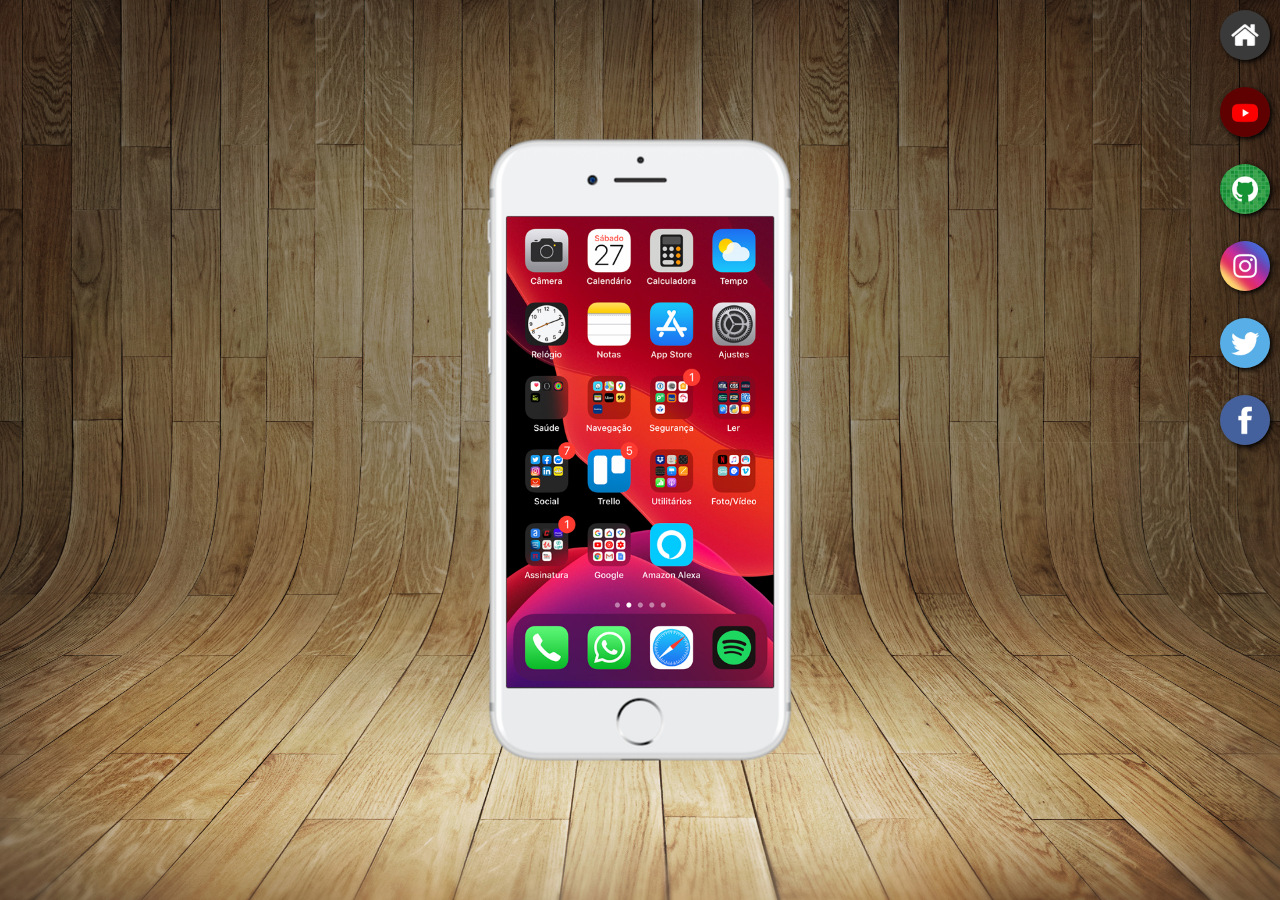
<file: index.html>
<!DOCTYPE html>
<html lang="en">
<head>
    <meta charset="UTF-8">
    <meta http-equiv="X-UA-Compatible" content="IE=edge">
    <meta name="viewport" content="width=device-width, initial-scale=1.0">
    <title>Projeto Redes Sociais</title>
    <link rel="shortcut icon" href="favicon.ico" type="image/x-icon">
    <link rel="stylesheet" href="style/style.css">
    <link rel="preconnect" href="https://fonts.googleapis.com">
    <link rel="preconnect" href="https://fonts.gstatic.com" crossorigin>
    <link href="https://fonts.googleapis.com/css2?family=Poppins:wght@600&display=swap" rel="stylesheet">
</head>
<body>
    <main>
        <section id="telefone">
            <iframe src="home.html" name="tela" id="tela" frameborder="0"></iframe>
        </section>
        <section id="redes-sociais">
        <a href="home.html" target="tela"><img src="imagens/logo-home.jpg" alt=""></a>
        <a href="youtube.html" target="tela"><img src="imagens/logo-youtube.jpg" alt=""></a>
        <a href="github.html" target="tela"><img src="imagens/logo-github.jpg" alt=""></a>
        <a href="instagram.html" target="tela"><img src="imagens/logo-instagram.jpg" alt=""></a>
        <a href="twitter.html" target="tela"><img src="imagens/logo-twitter.jpg" alt=""></a>
        <a href="facebook.html" target="tela"><img src="imagens/logo-facebook.jpg" alt=""></a>
        </section>
    </main>
</body>
</html>
</file>
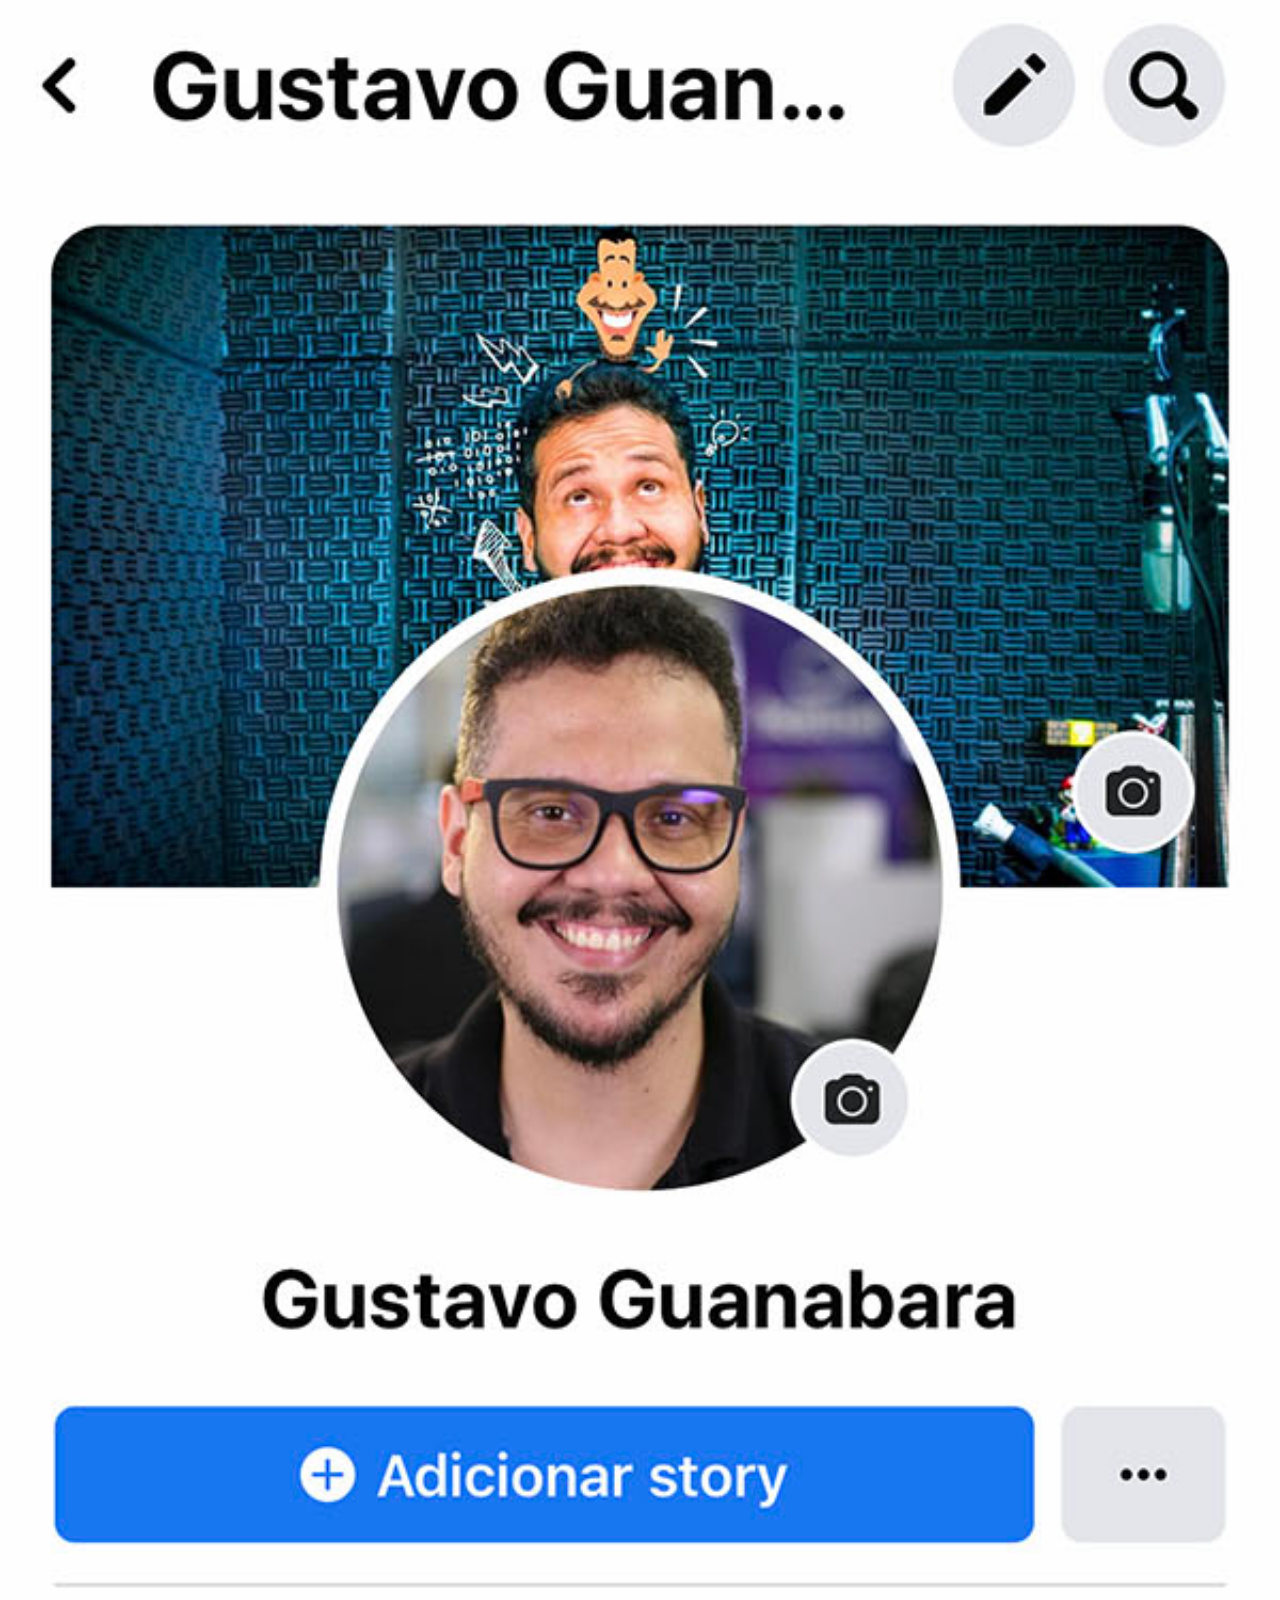
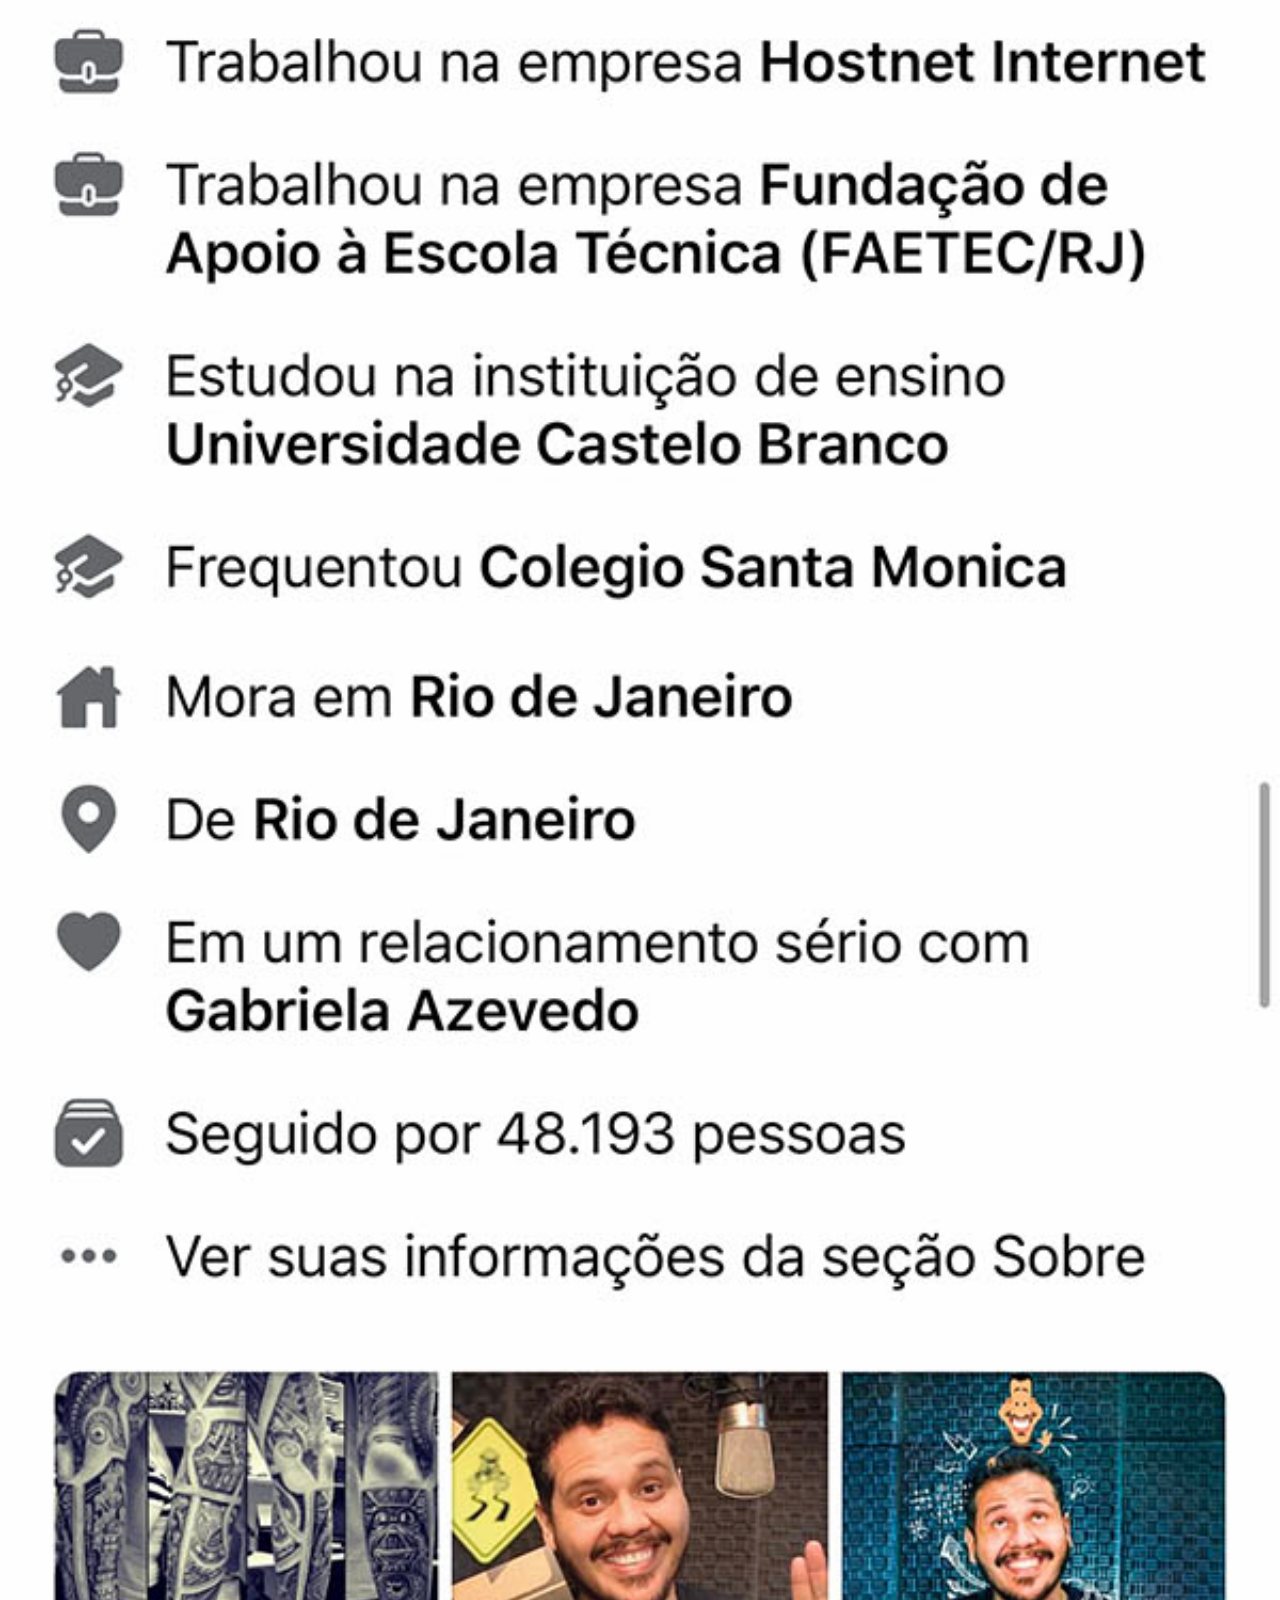
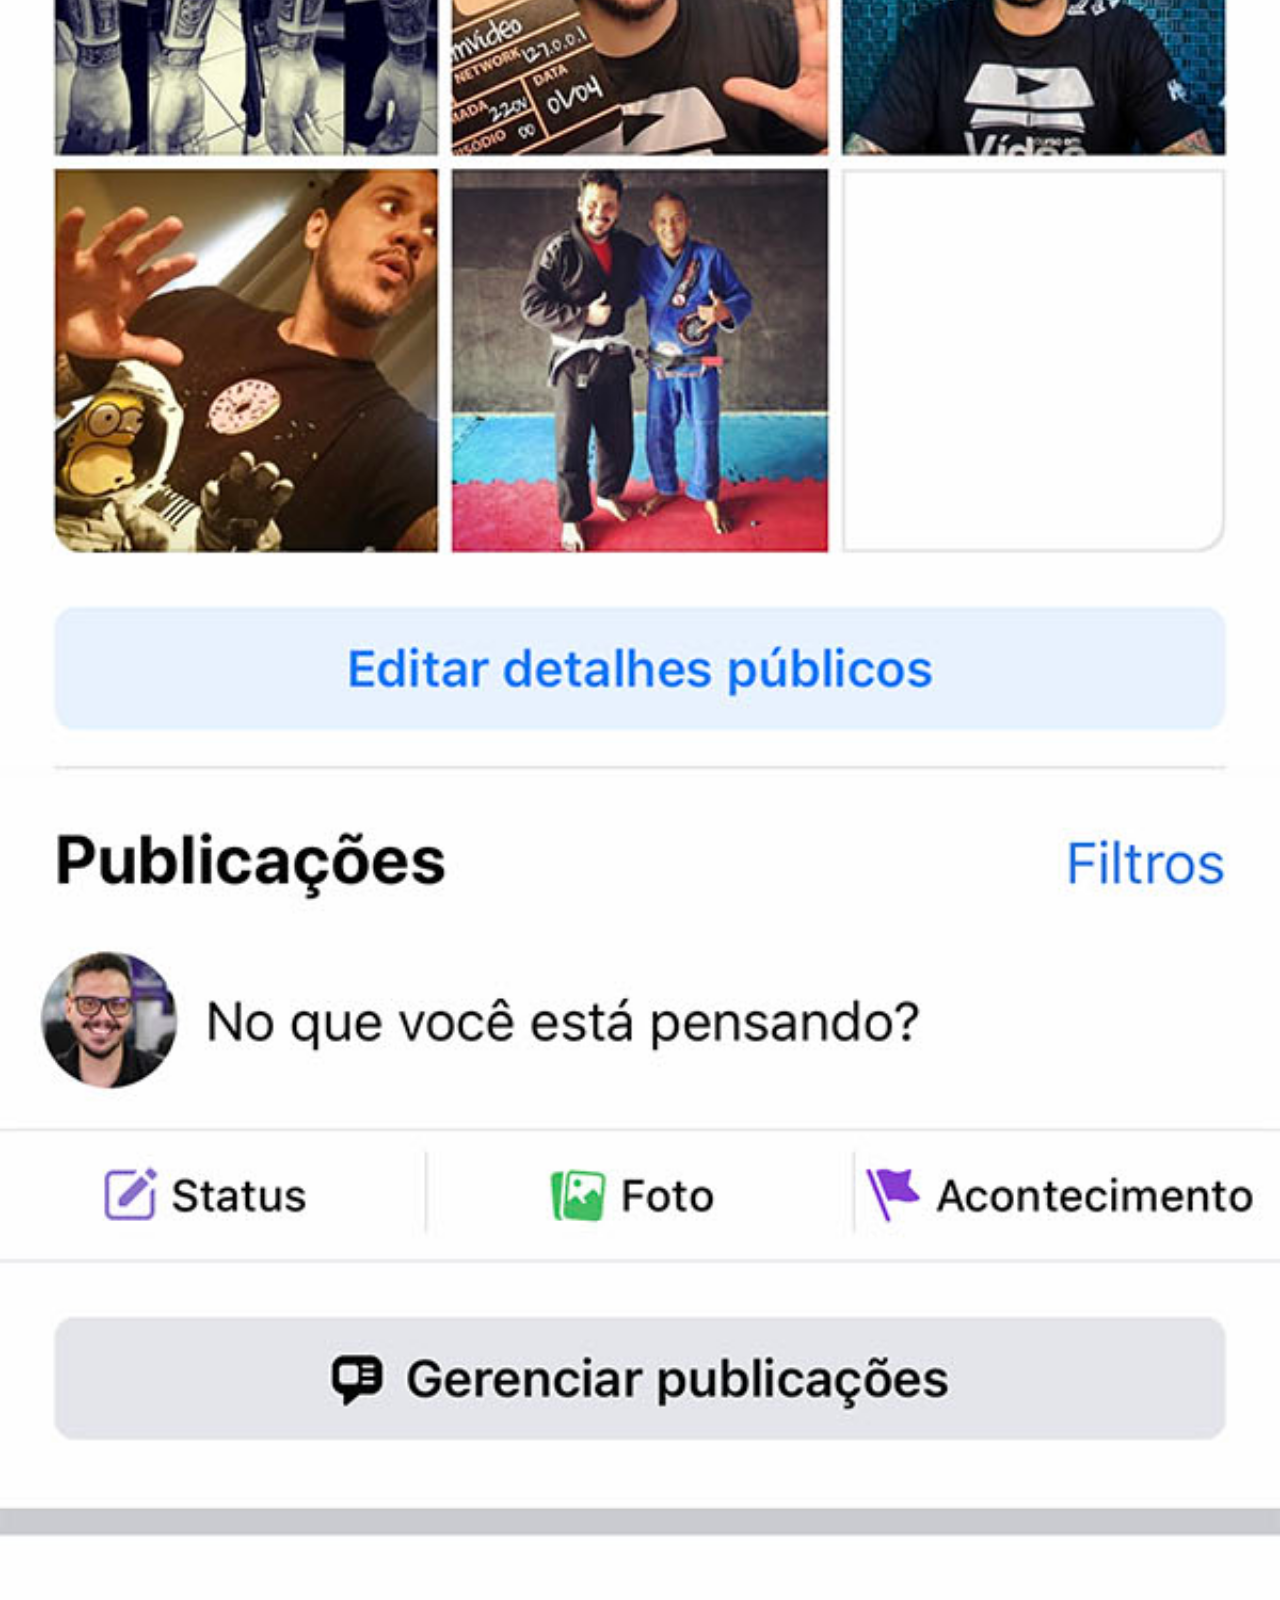
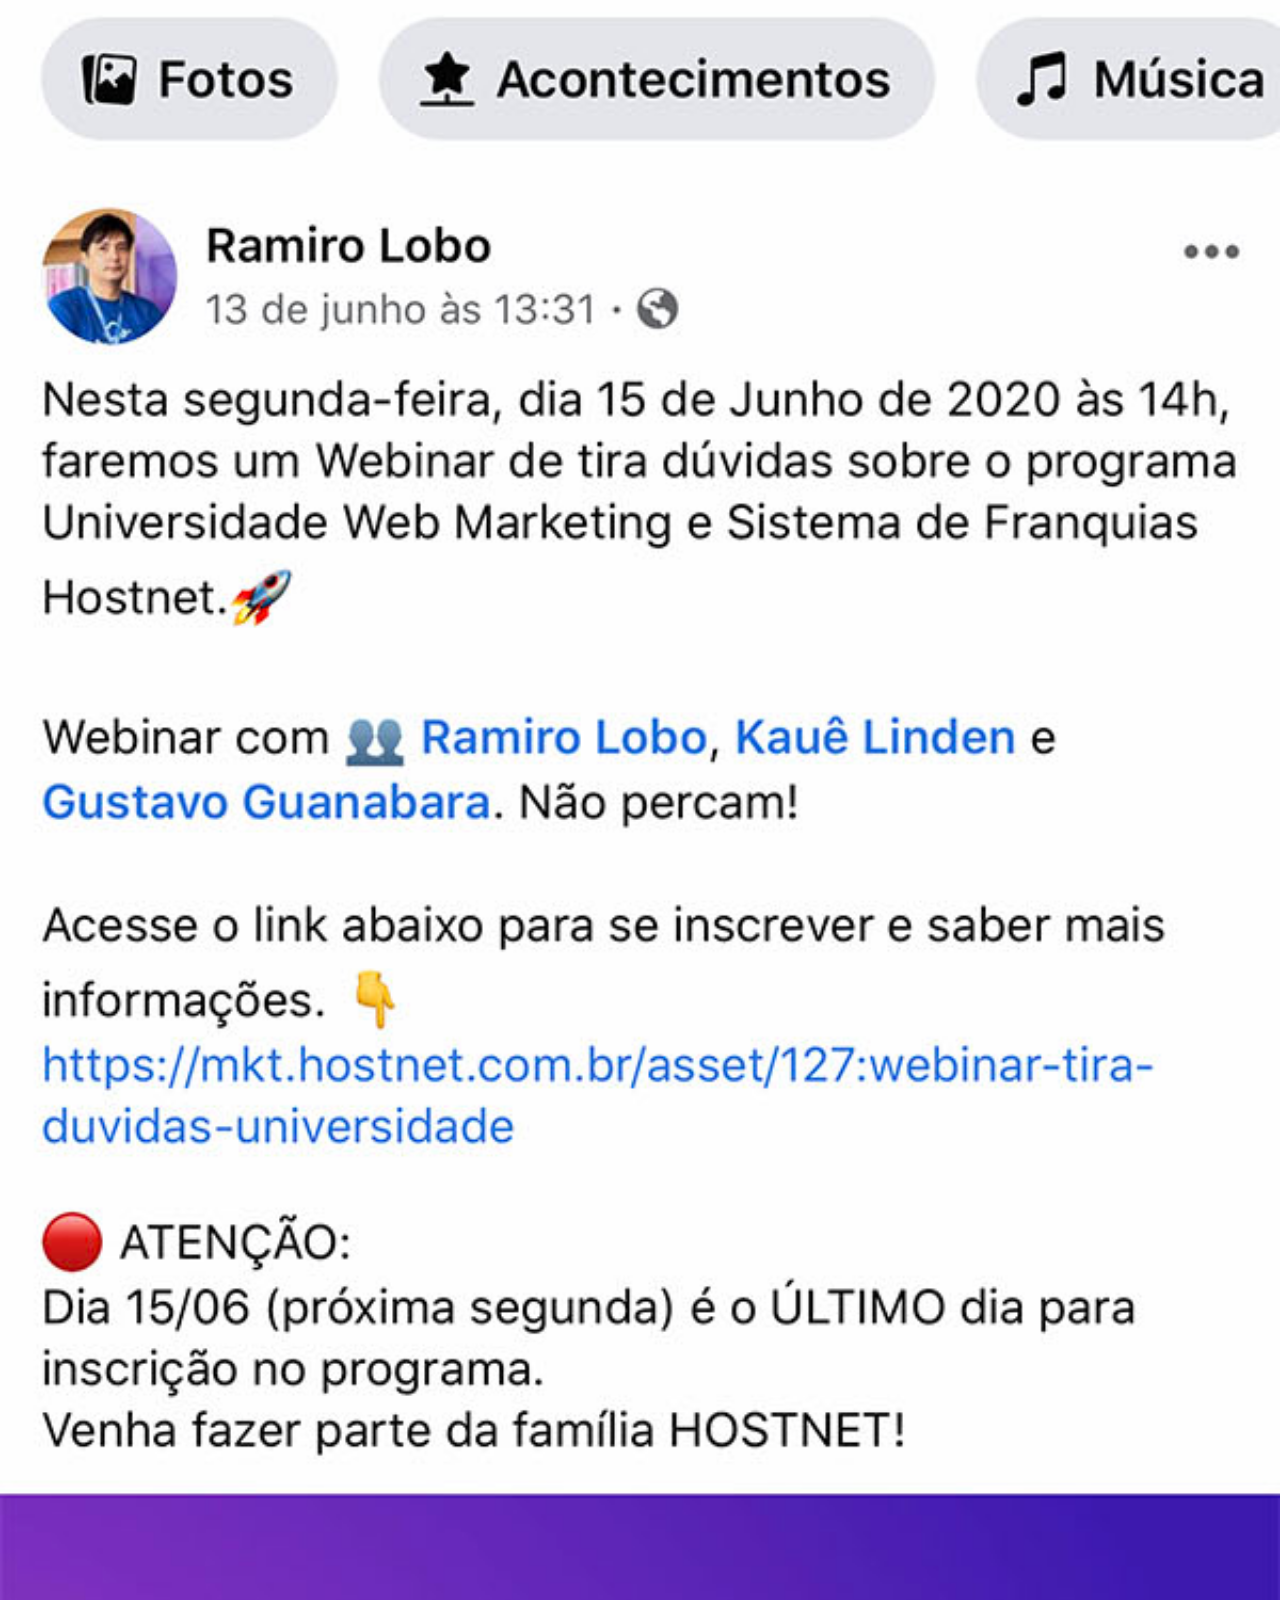
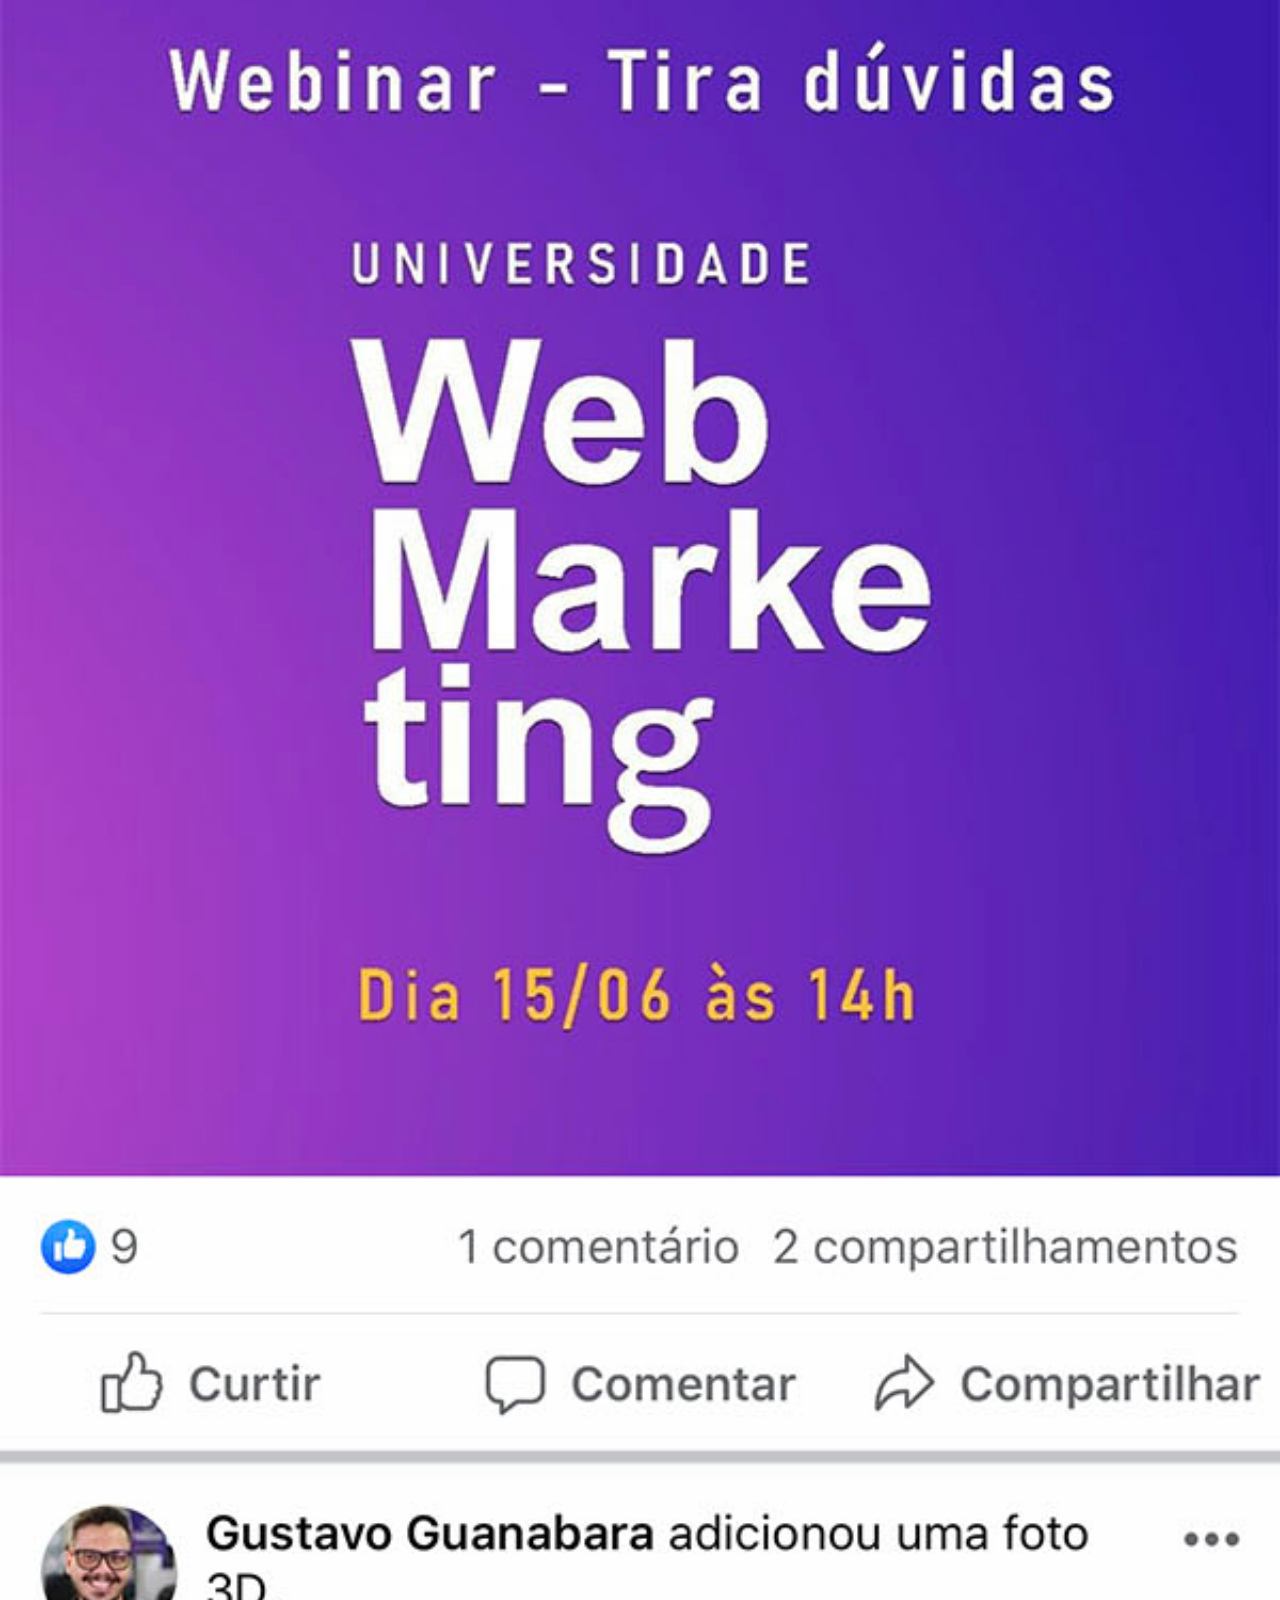
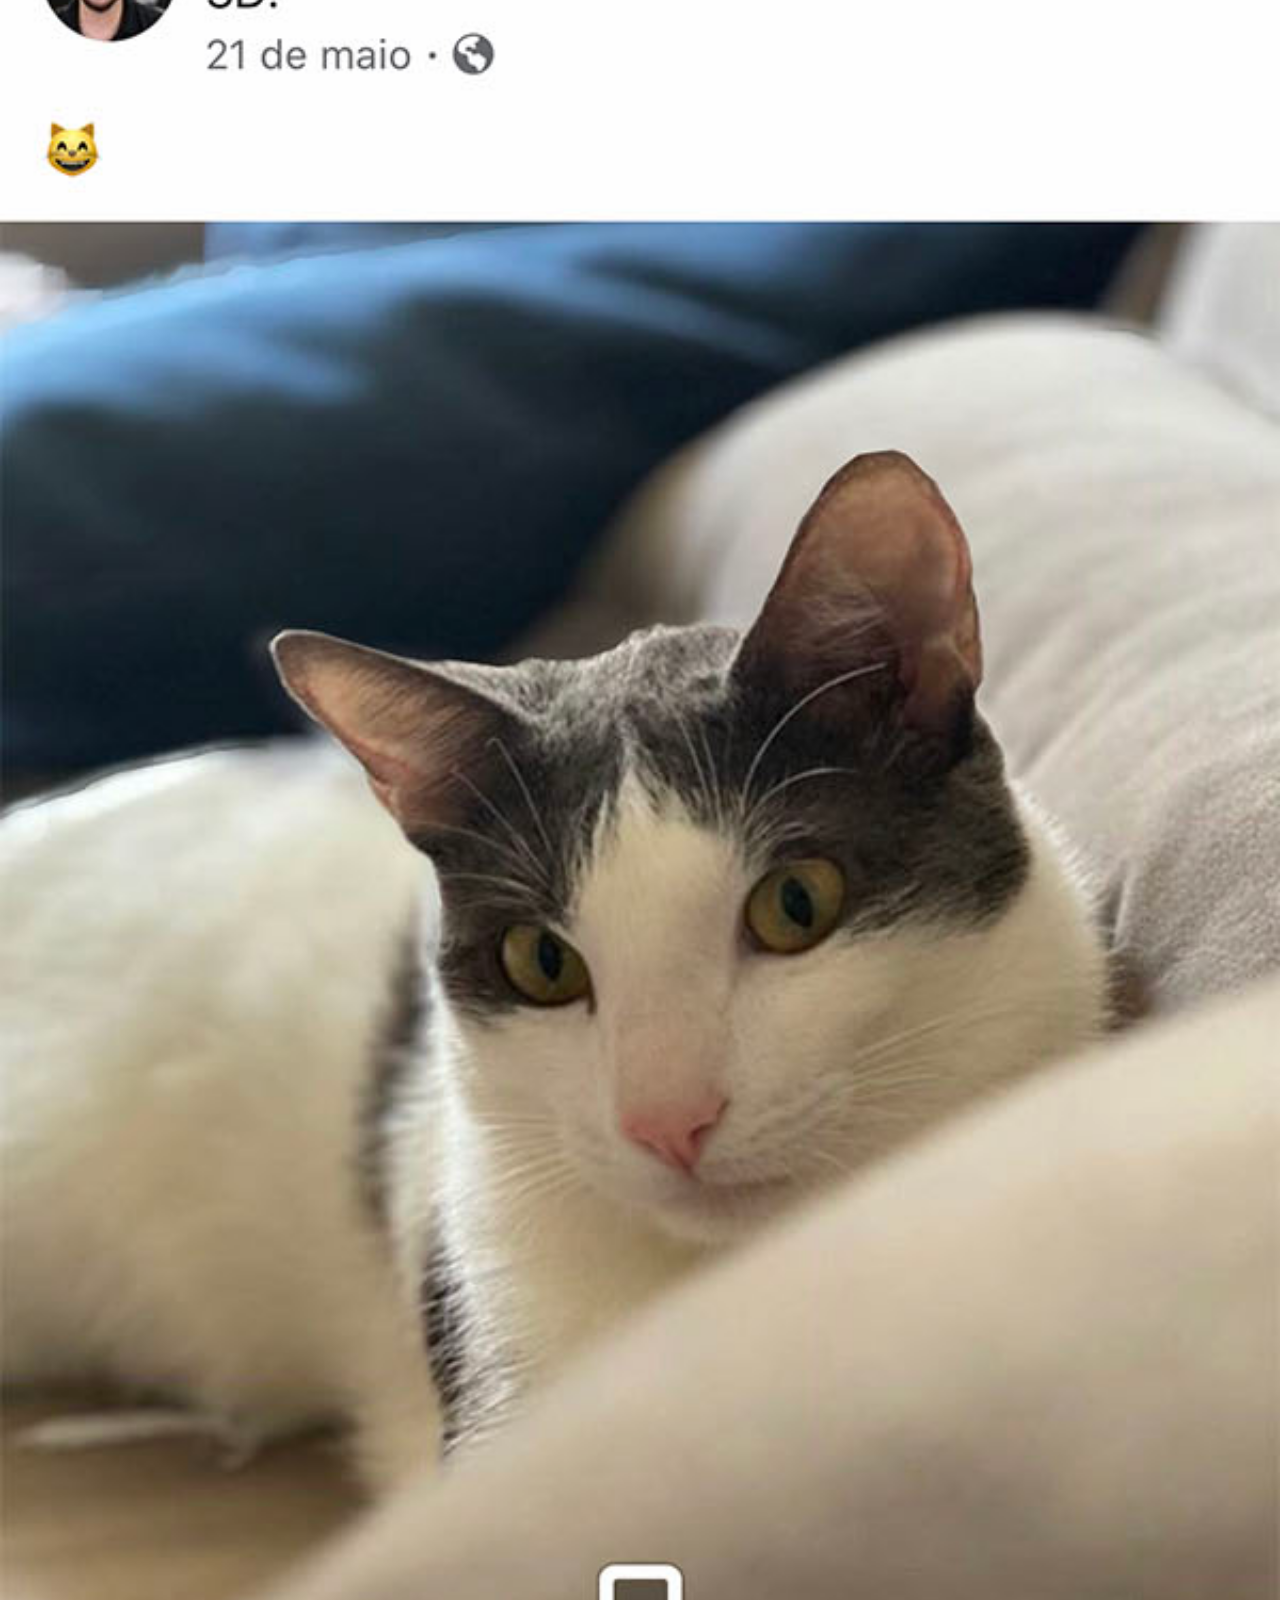
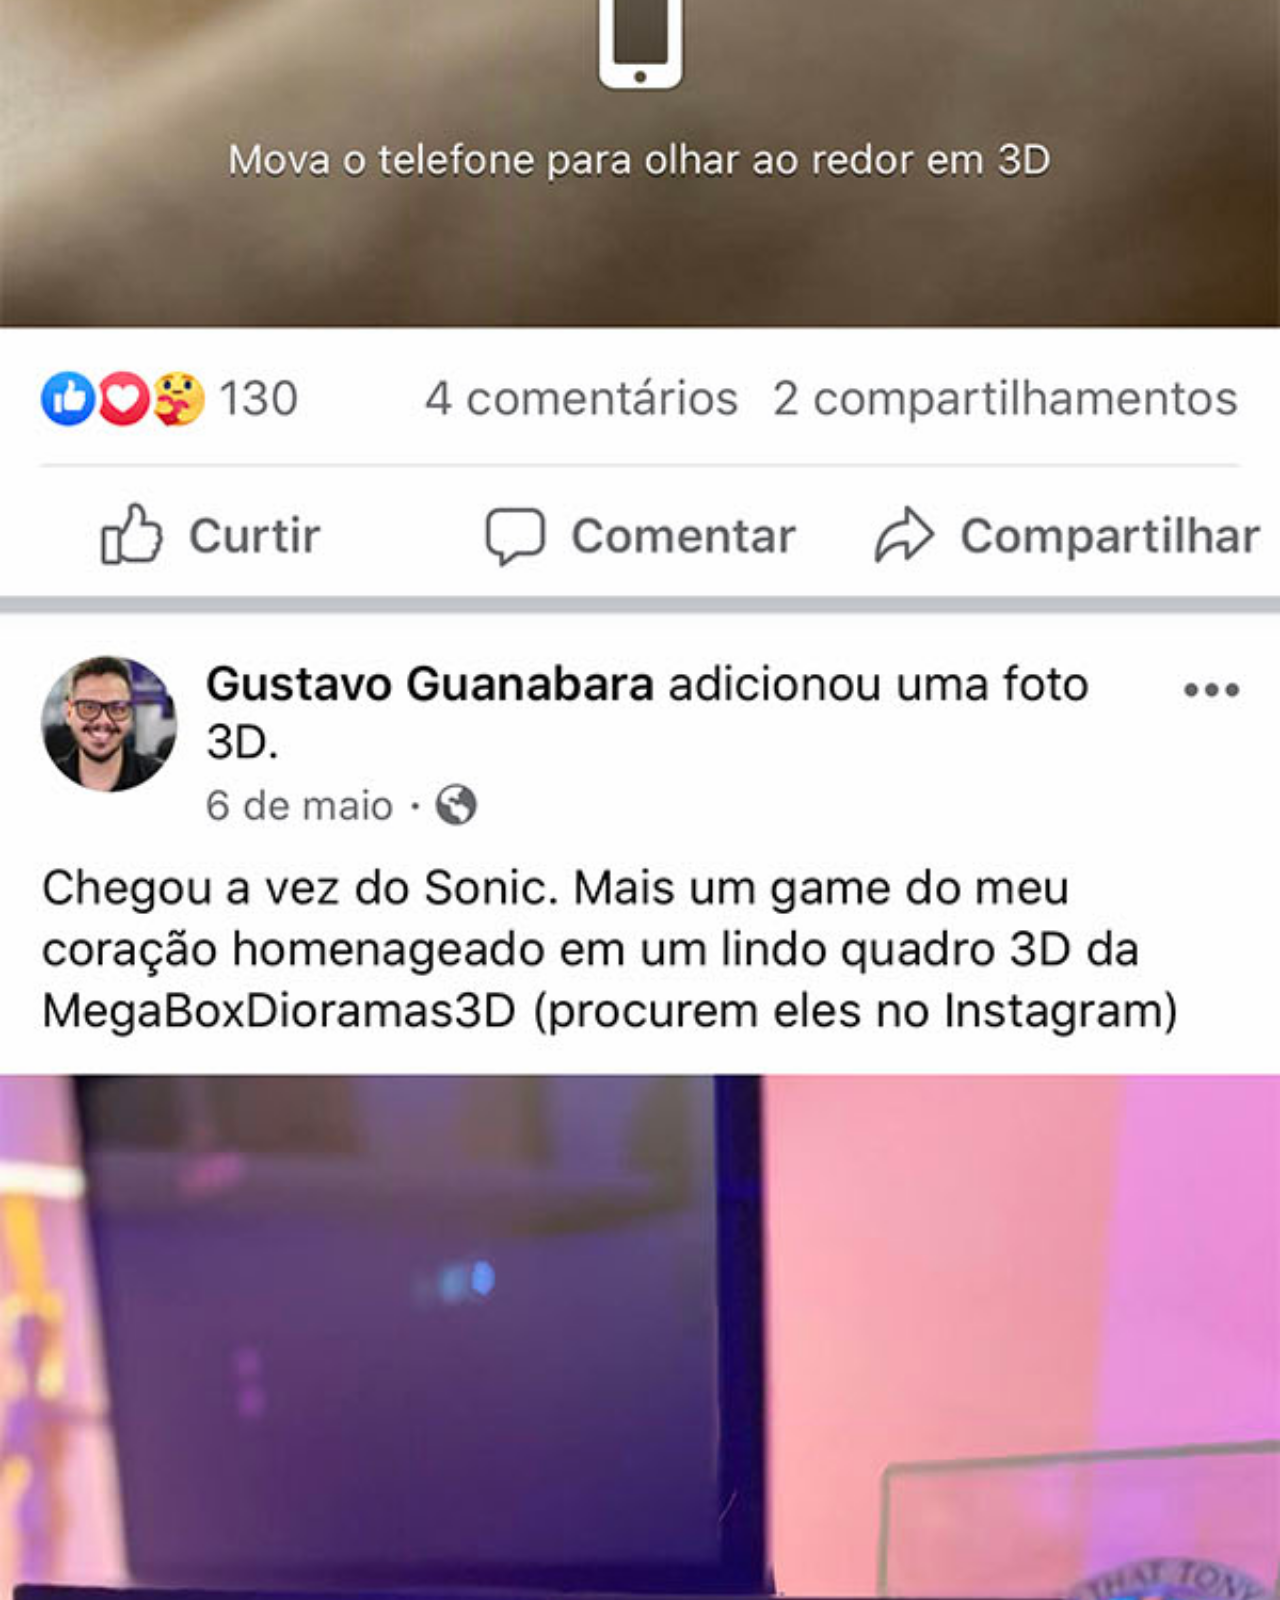
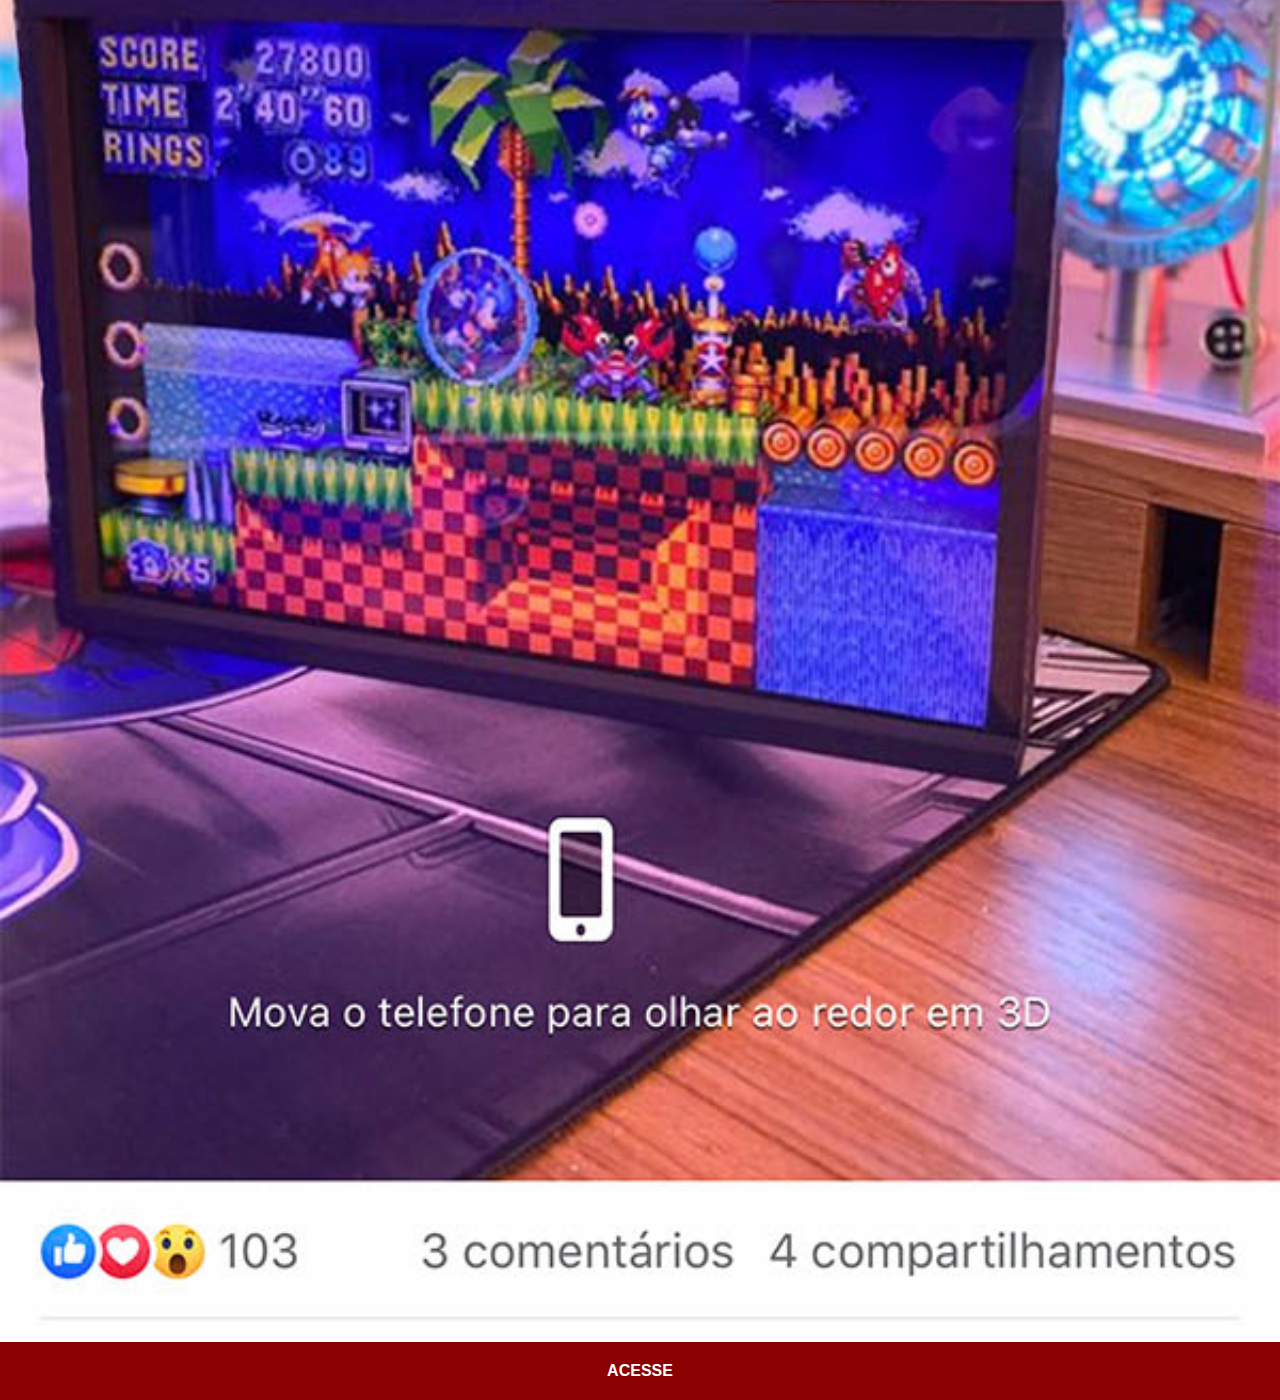
<file: facebook.html>
<!DOCTYPE html>
<html lang="en">
<head>
    <meta charset="UTF-8">
    <meta http-equiv="X-UA-Compatible" content="IE=edge">
    <meta name="viewport" content="width=device-width, initial-scale=1.0">
    <title>Facebook</title>
    <link rel="stylesheet" href="style/social.css">
</head>
<body>
    <img src="imagens/tela-facebook.jpg" alt="">
    <a href="#">ACESSE</a>
</body>
</html>
</file>
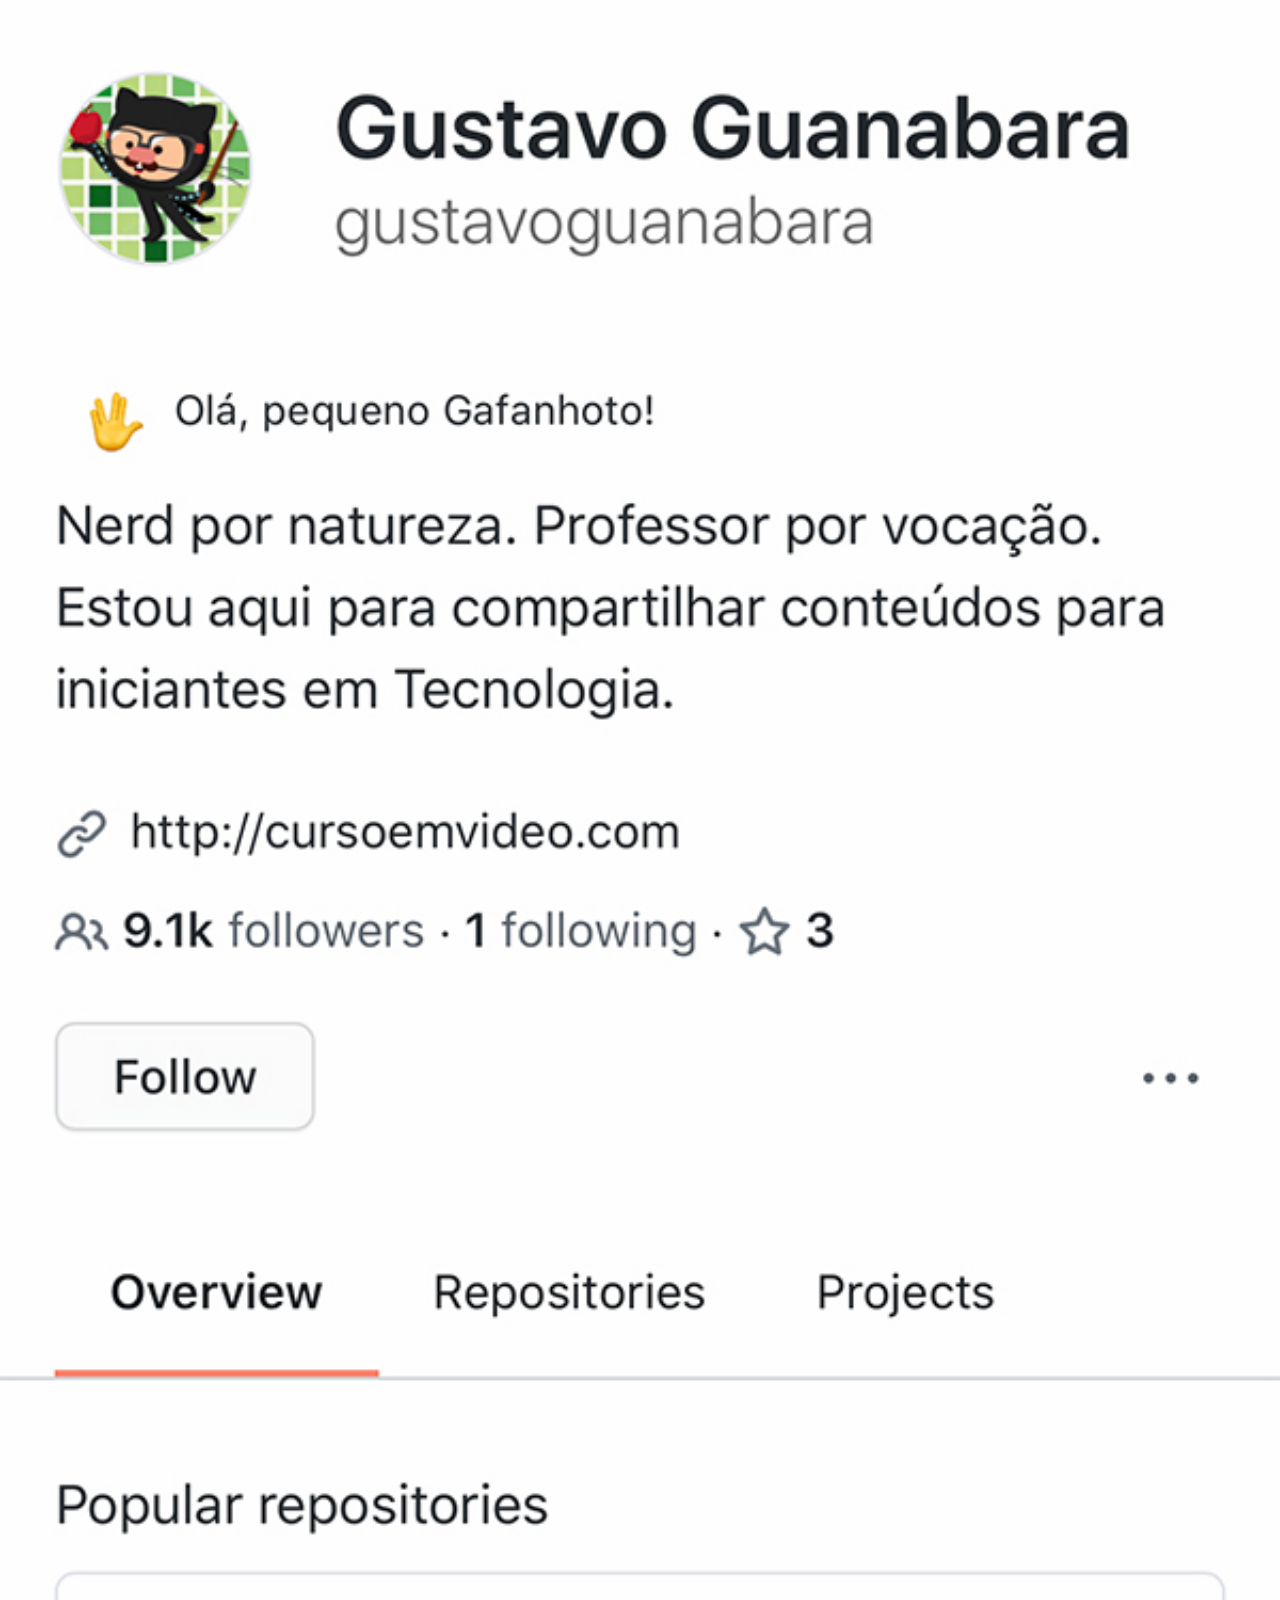
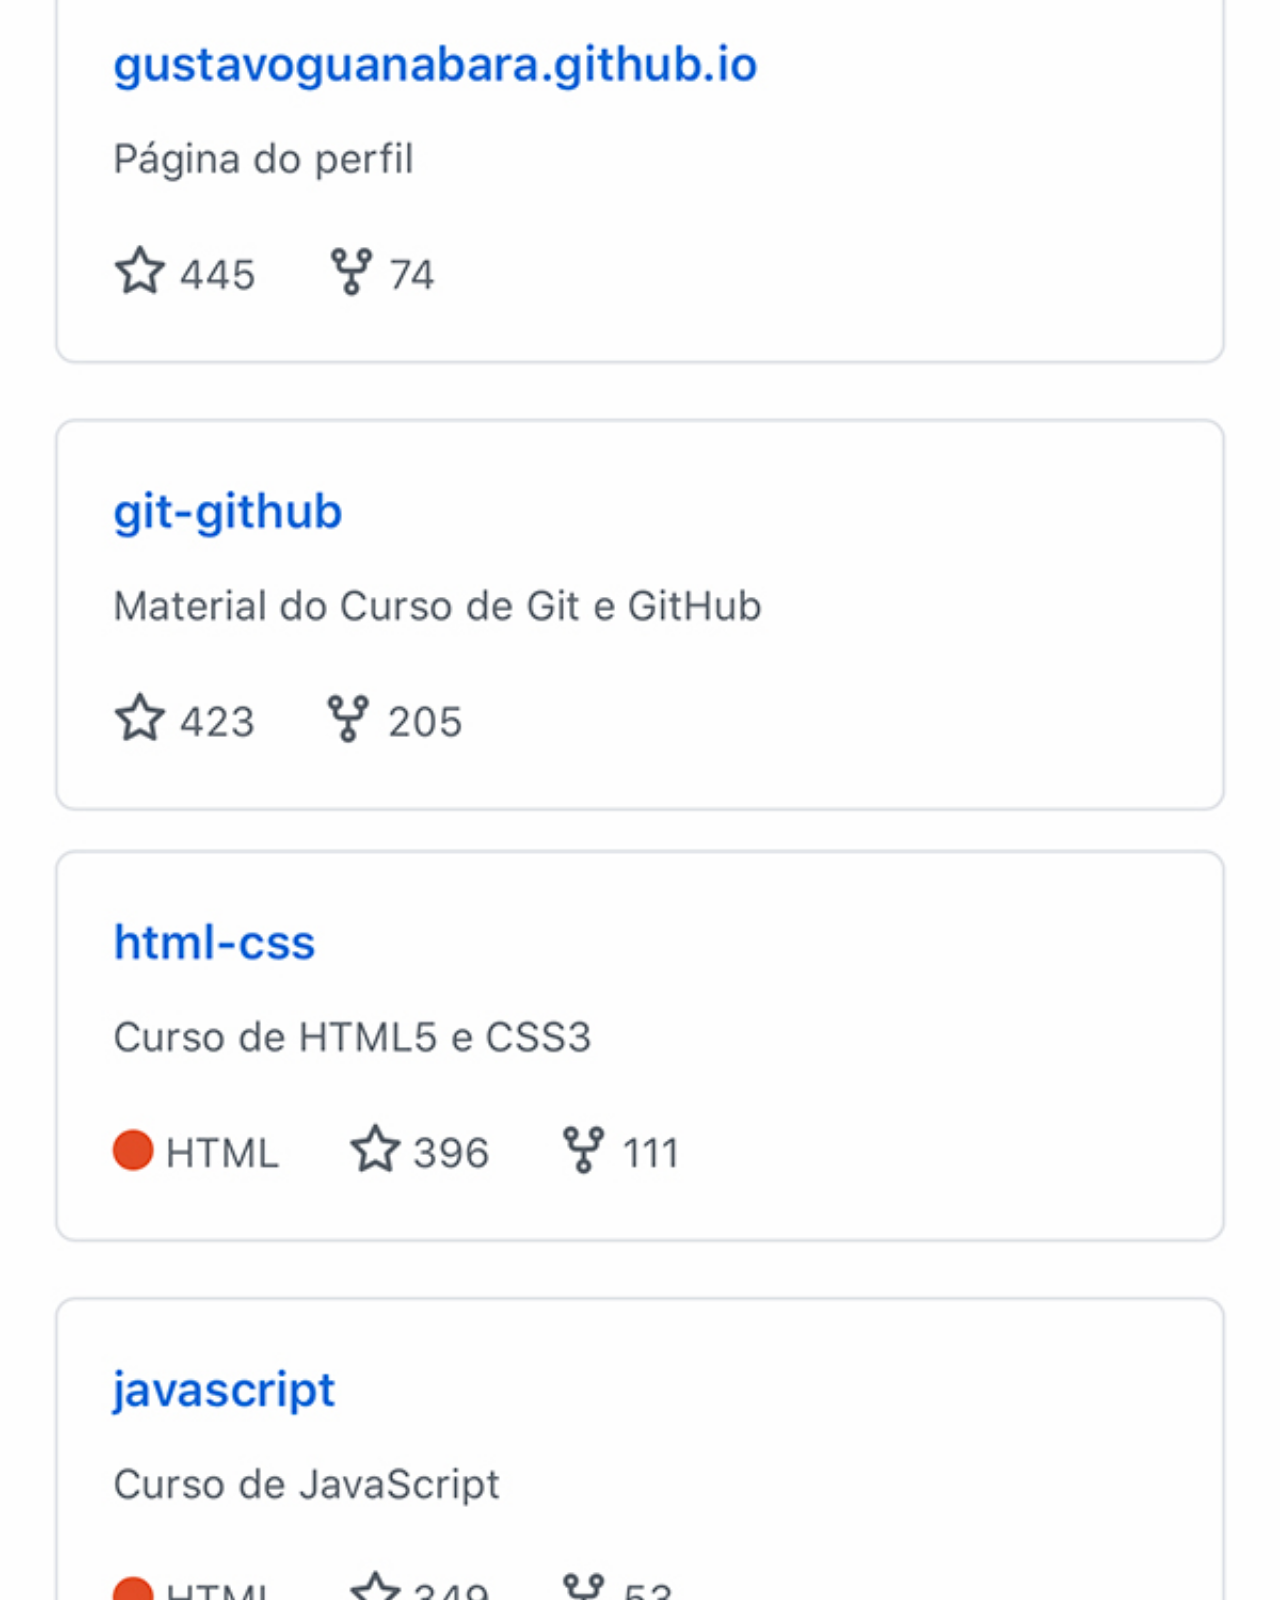
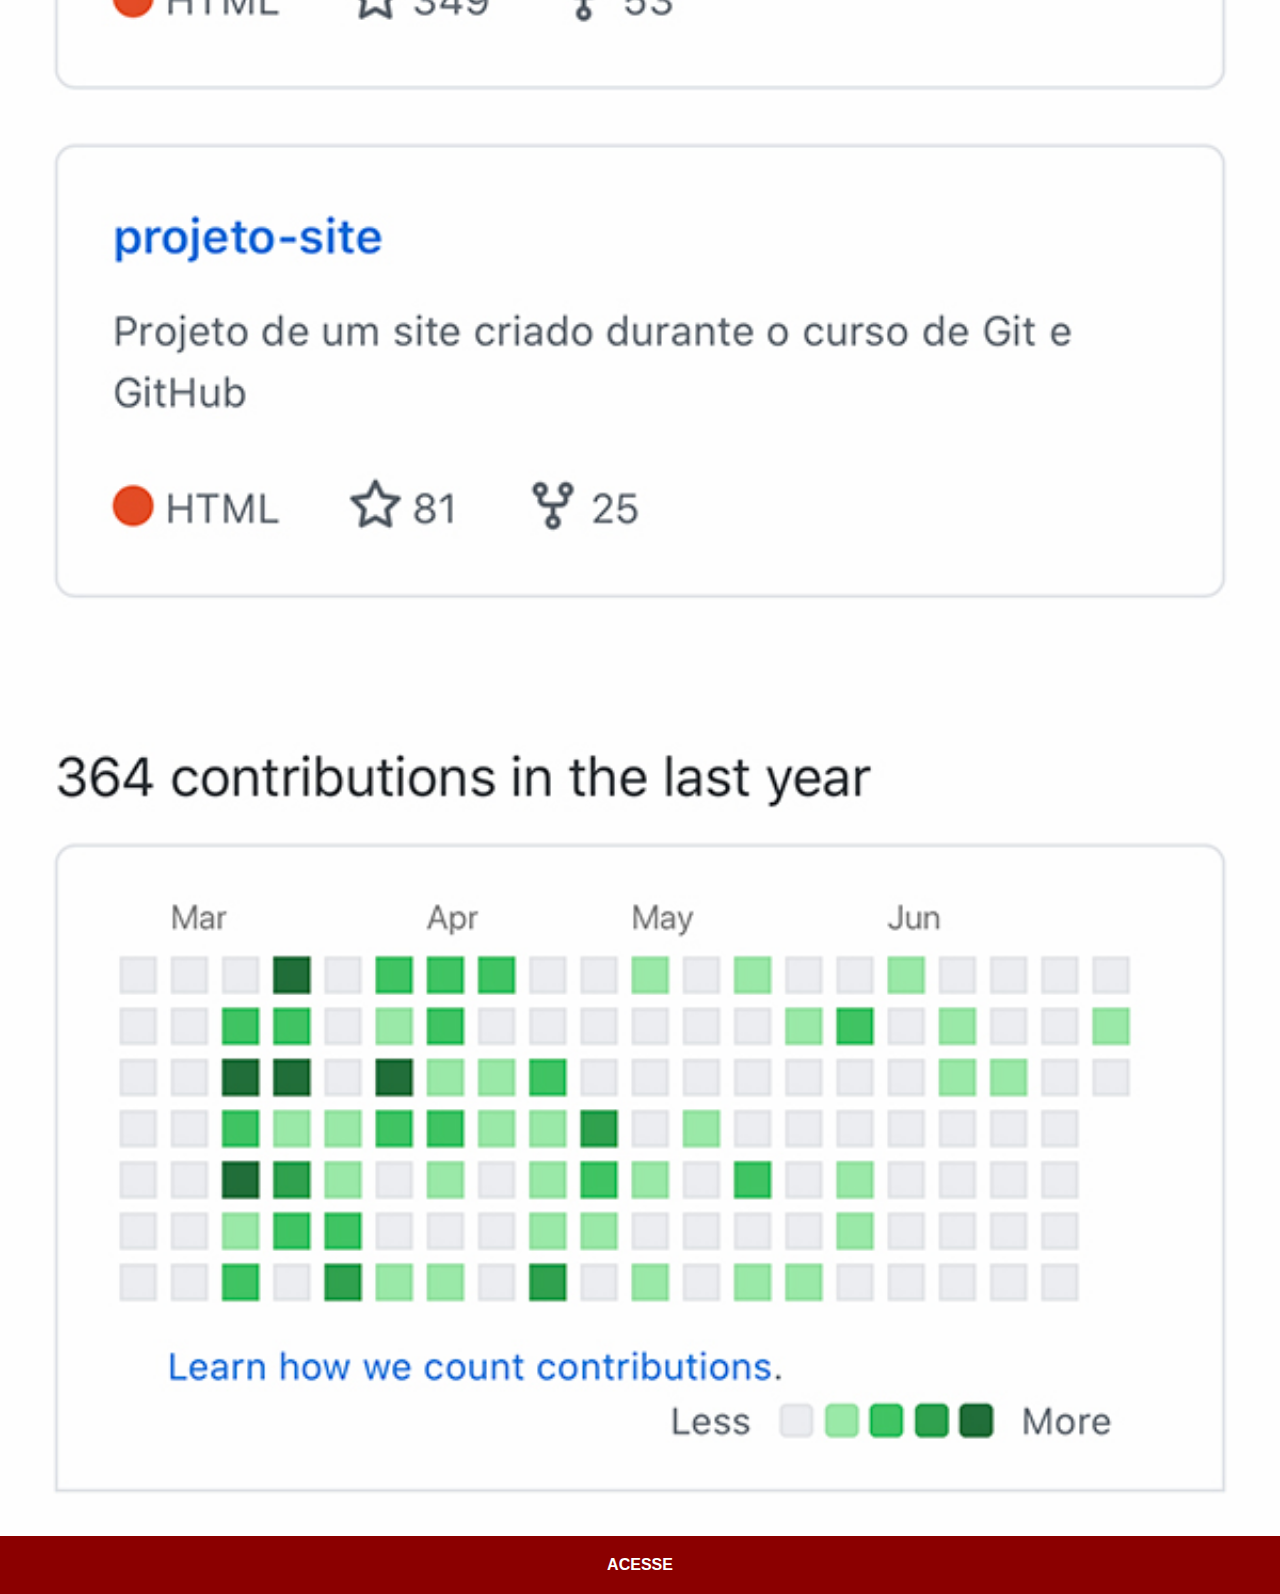
<file: github.html>
<!DOCTYPE html>
<html lang="en">
<head>
    <meta charset="UTF-8">
    <meta http-equiv="X-UA-Compatible" content="IE=edge">
    <meta name="viewport" content="width=device-width, initial-scale=1.0">
    <title>Github</title>
    <link rel="stylesheet" href="style/social.css">
</head>
<body>
    <img src="imagens/tela-github.jpg" alt="">
    <a href="https://github.com/gustavoguanabara/html-css/tree/master/aulas-pdf">ACESSE</a>
</body>
</html>
</file>
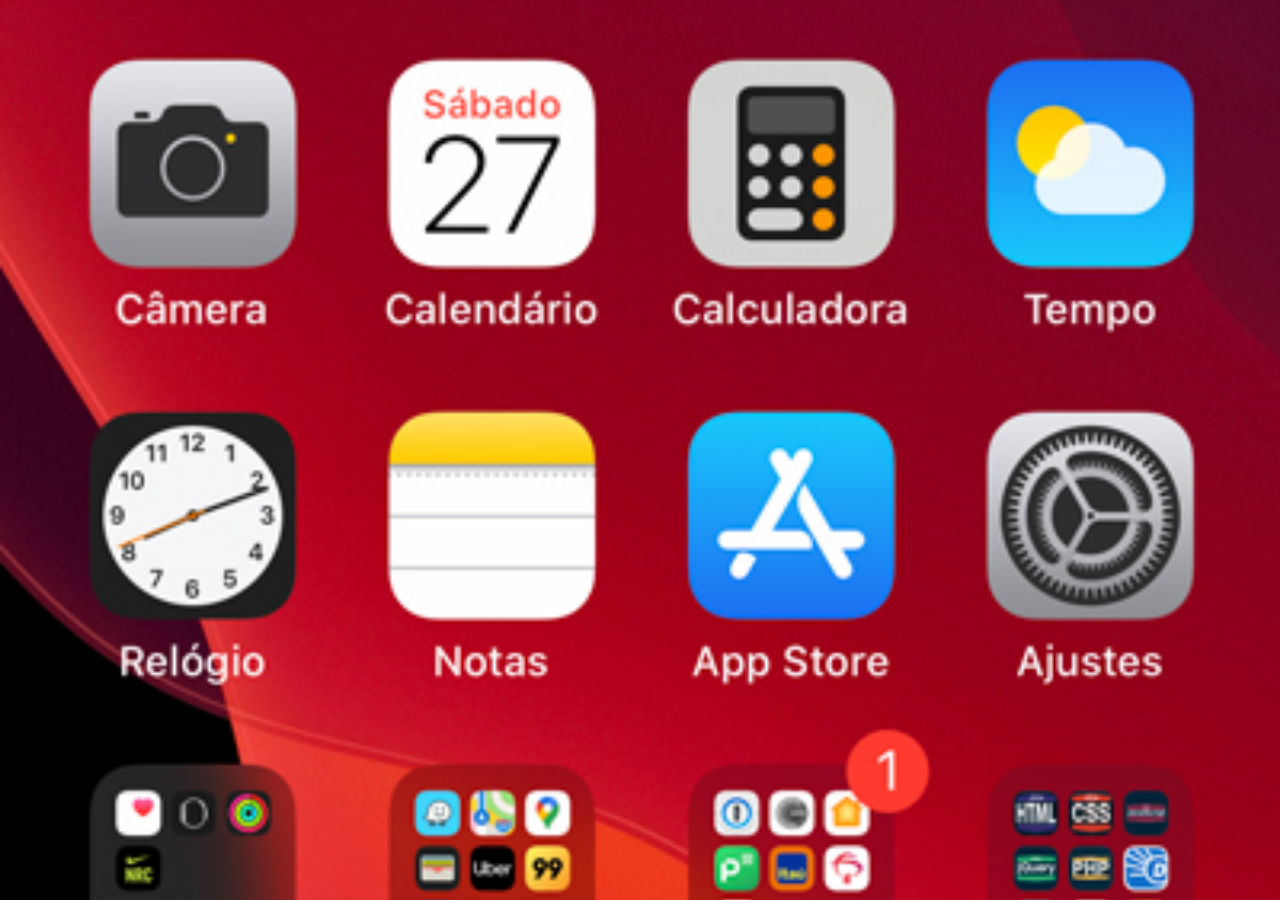
<file: home.html>
<!DOCTYPE html>
<html lang="en">
<head>
    <meta charset="UTF-8">
    <meta http-equiv="X-UA-Compatible" content="IE=edge">
    <meta name="viewport" content="width=device-width, initial-scale=1.0">
    <title>Home</title>
</head>
<style>
    * {
        margin: 0px;
        padding: 0px;
    }

    body {
        width: 100vw;
        height: 100vh;
        background: black url('imagens/tela-home.jpg') no-repeat top center;
        background-size: cover;
    }
</style>
<body>
    
</body>
</html>
</file>
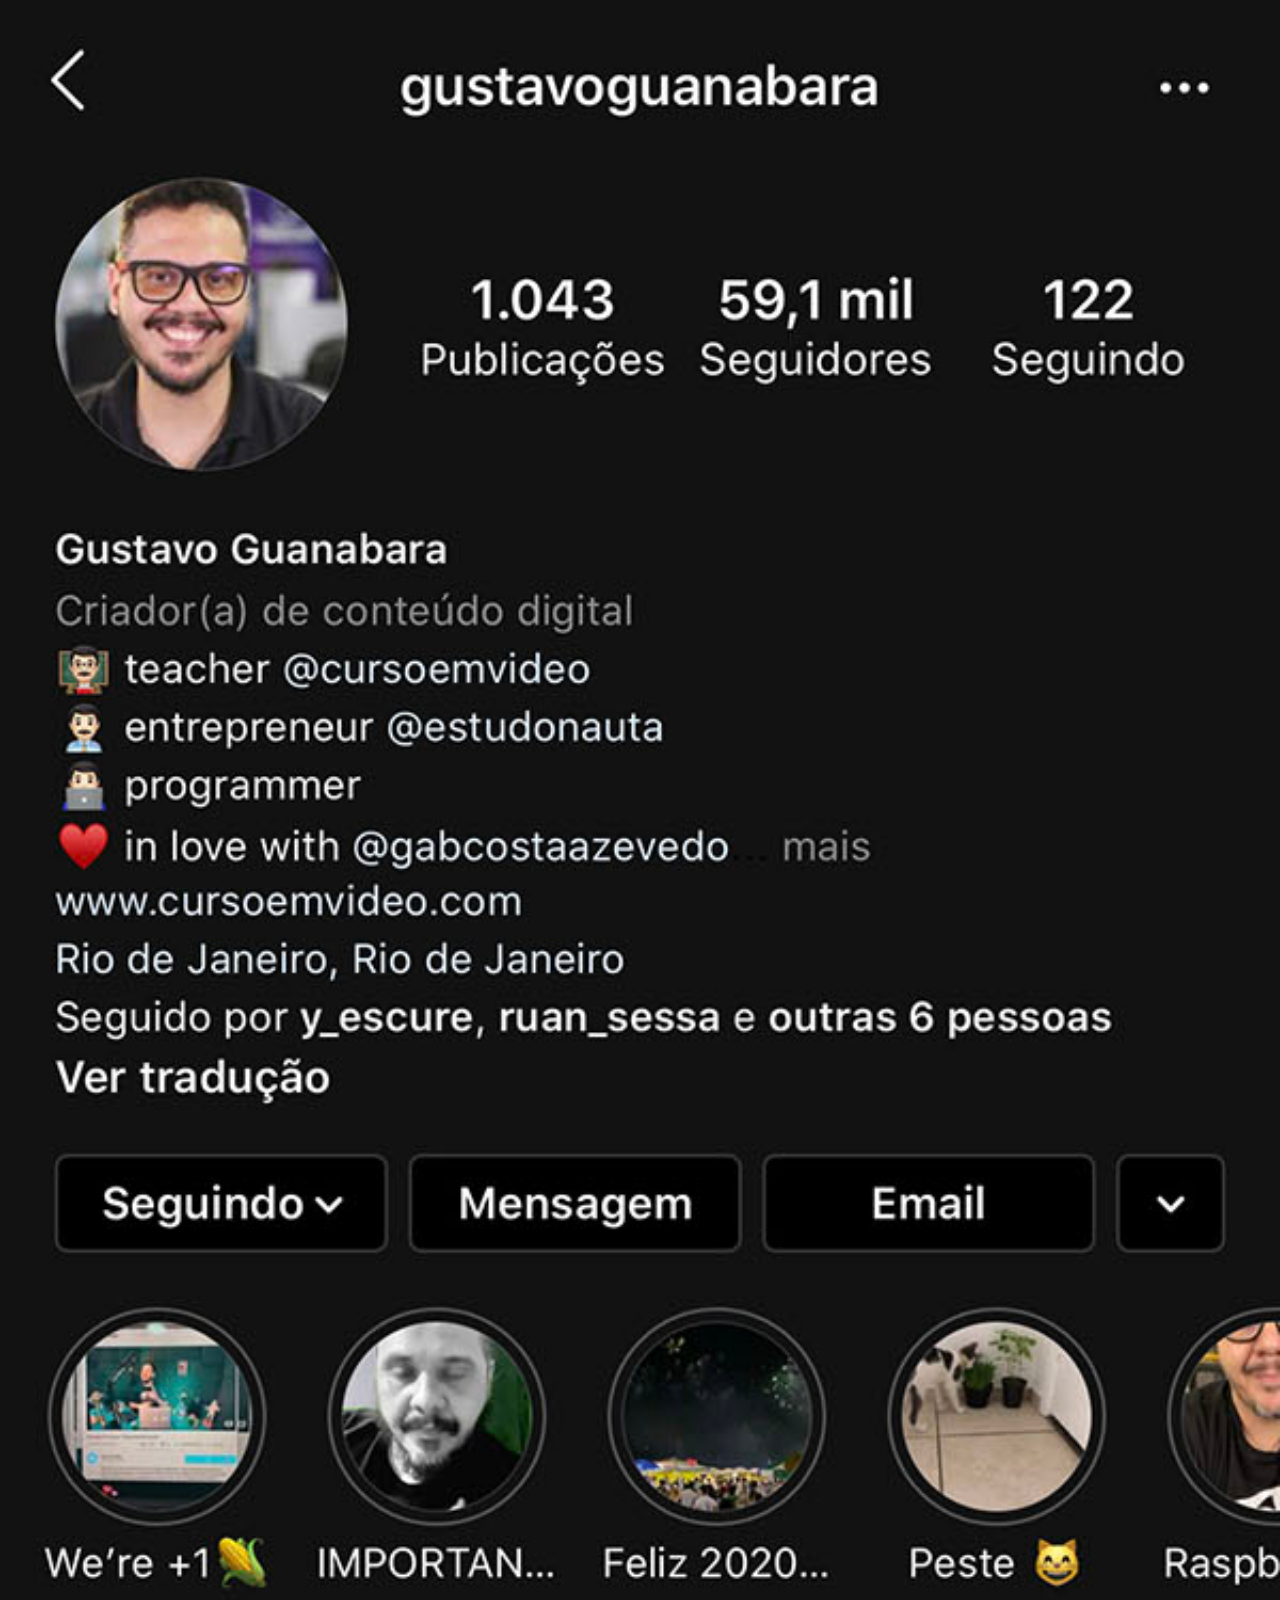
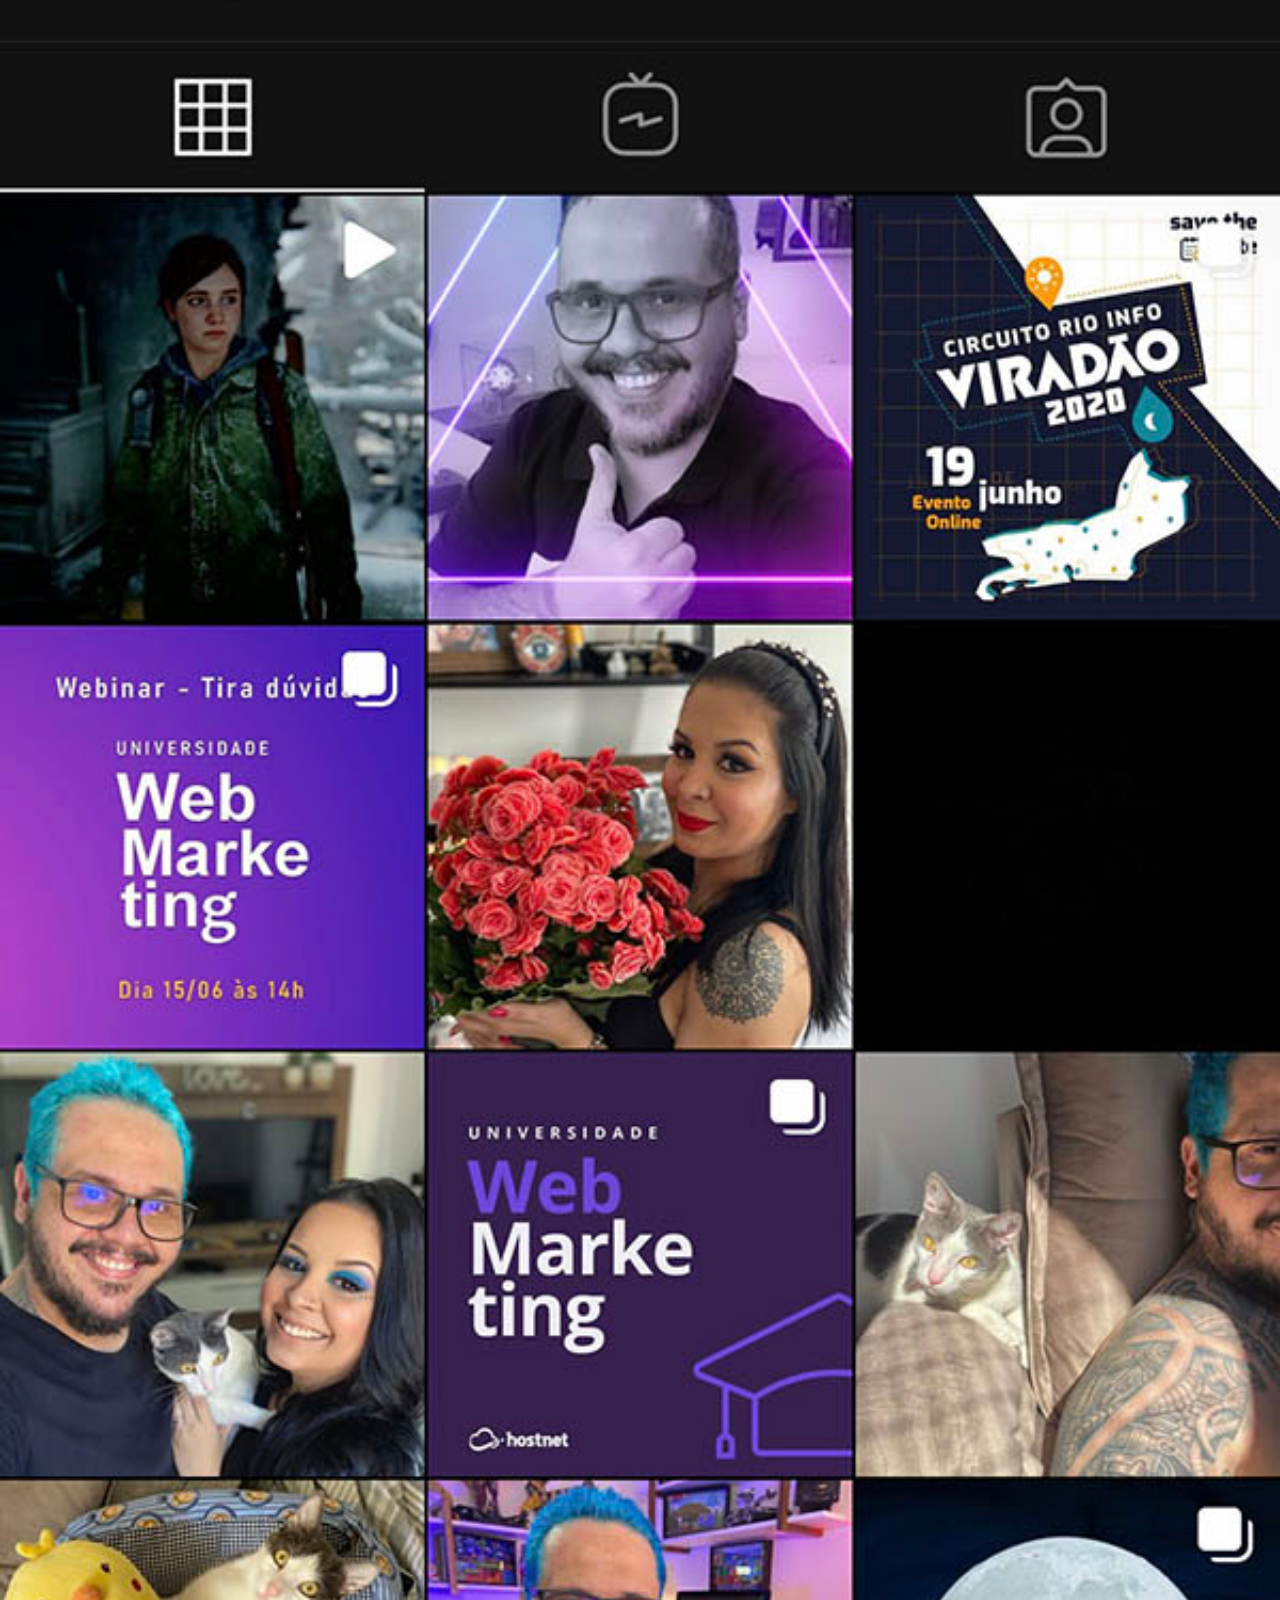
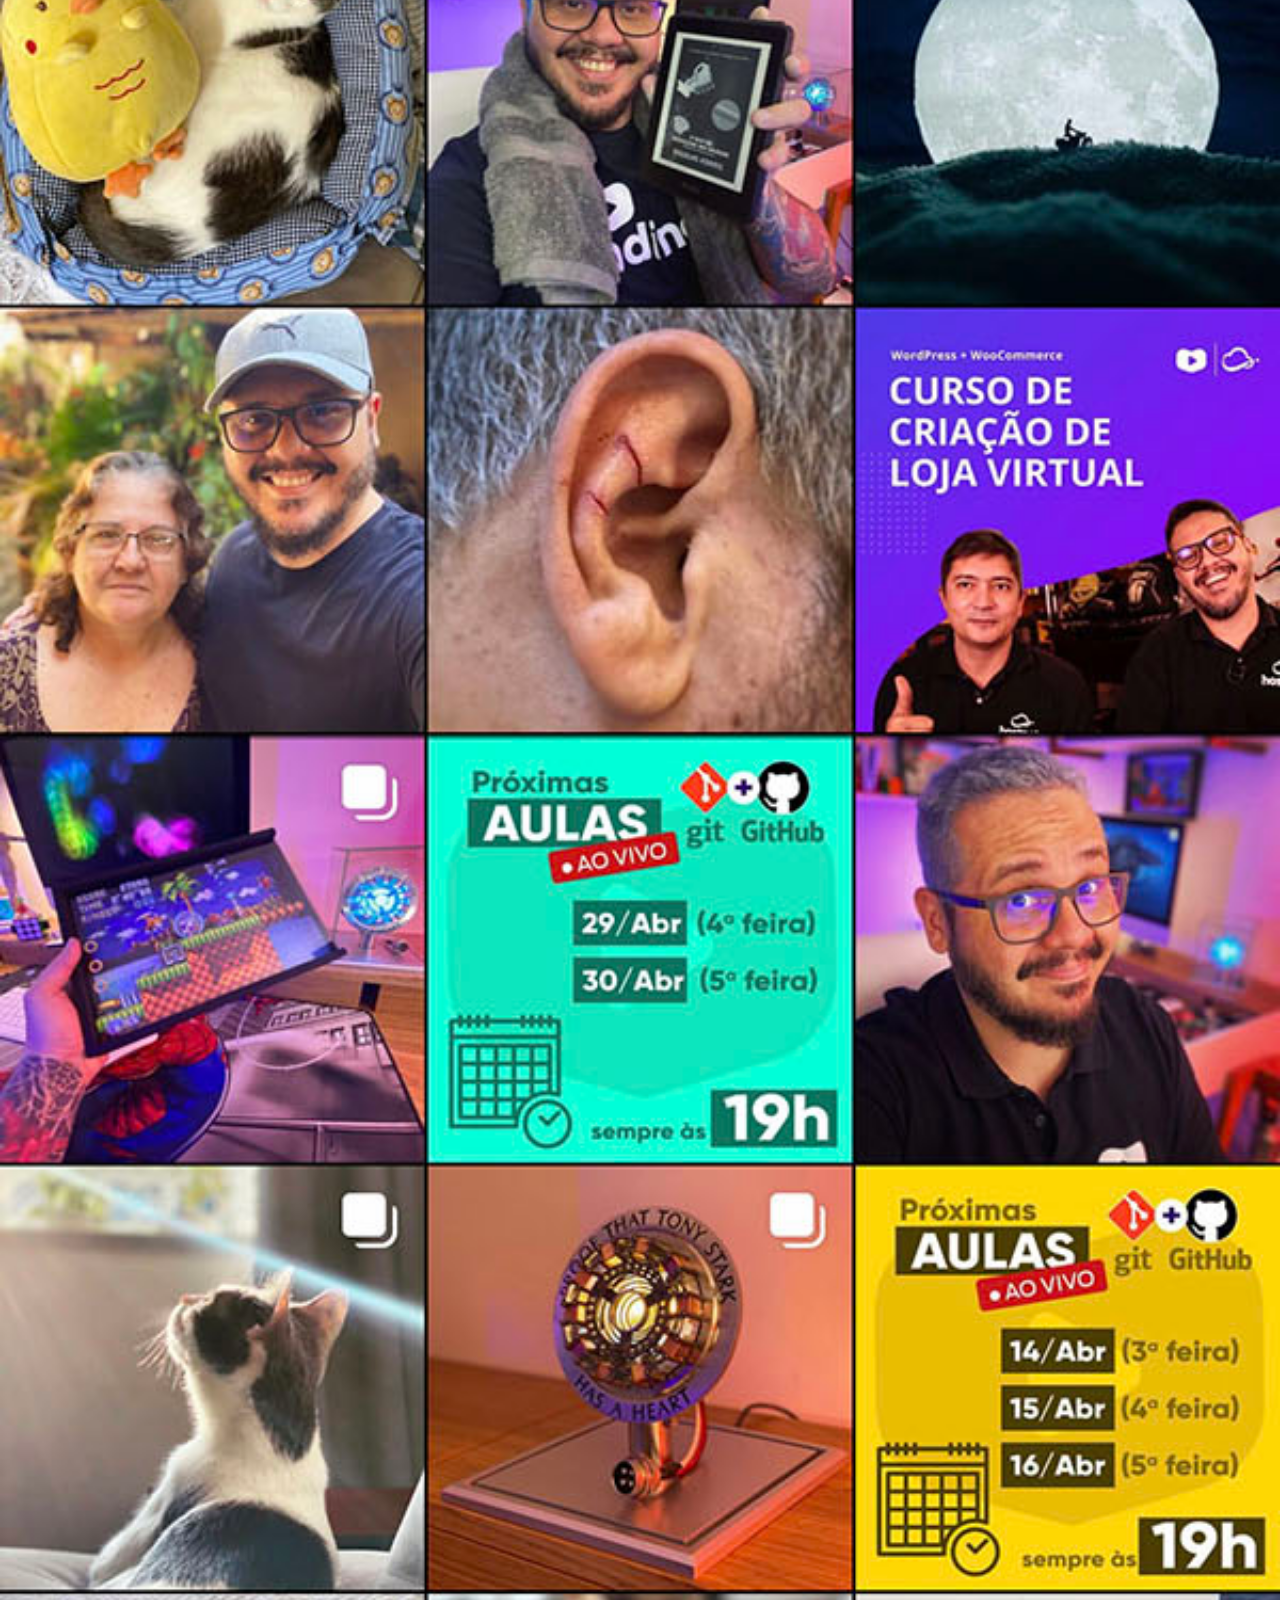
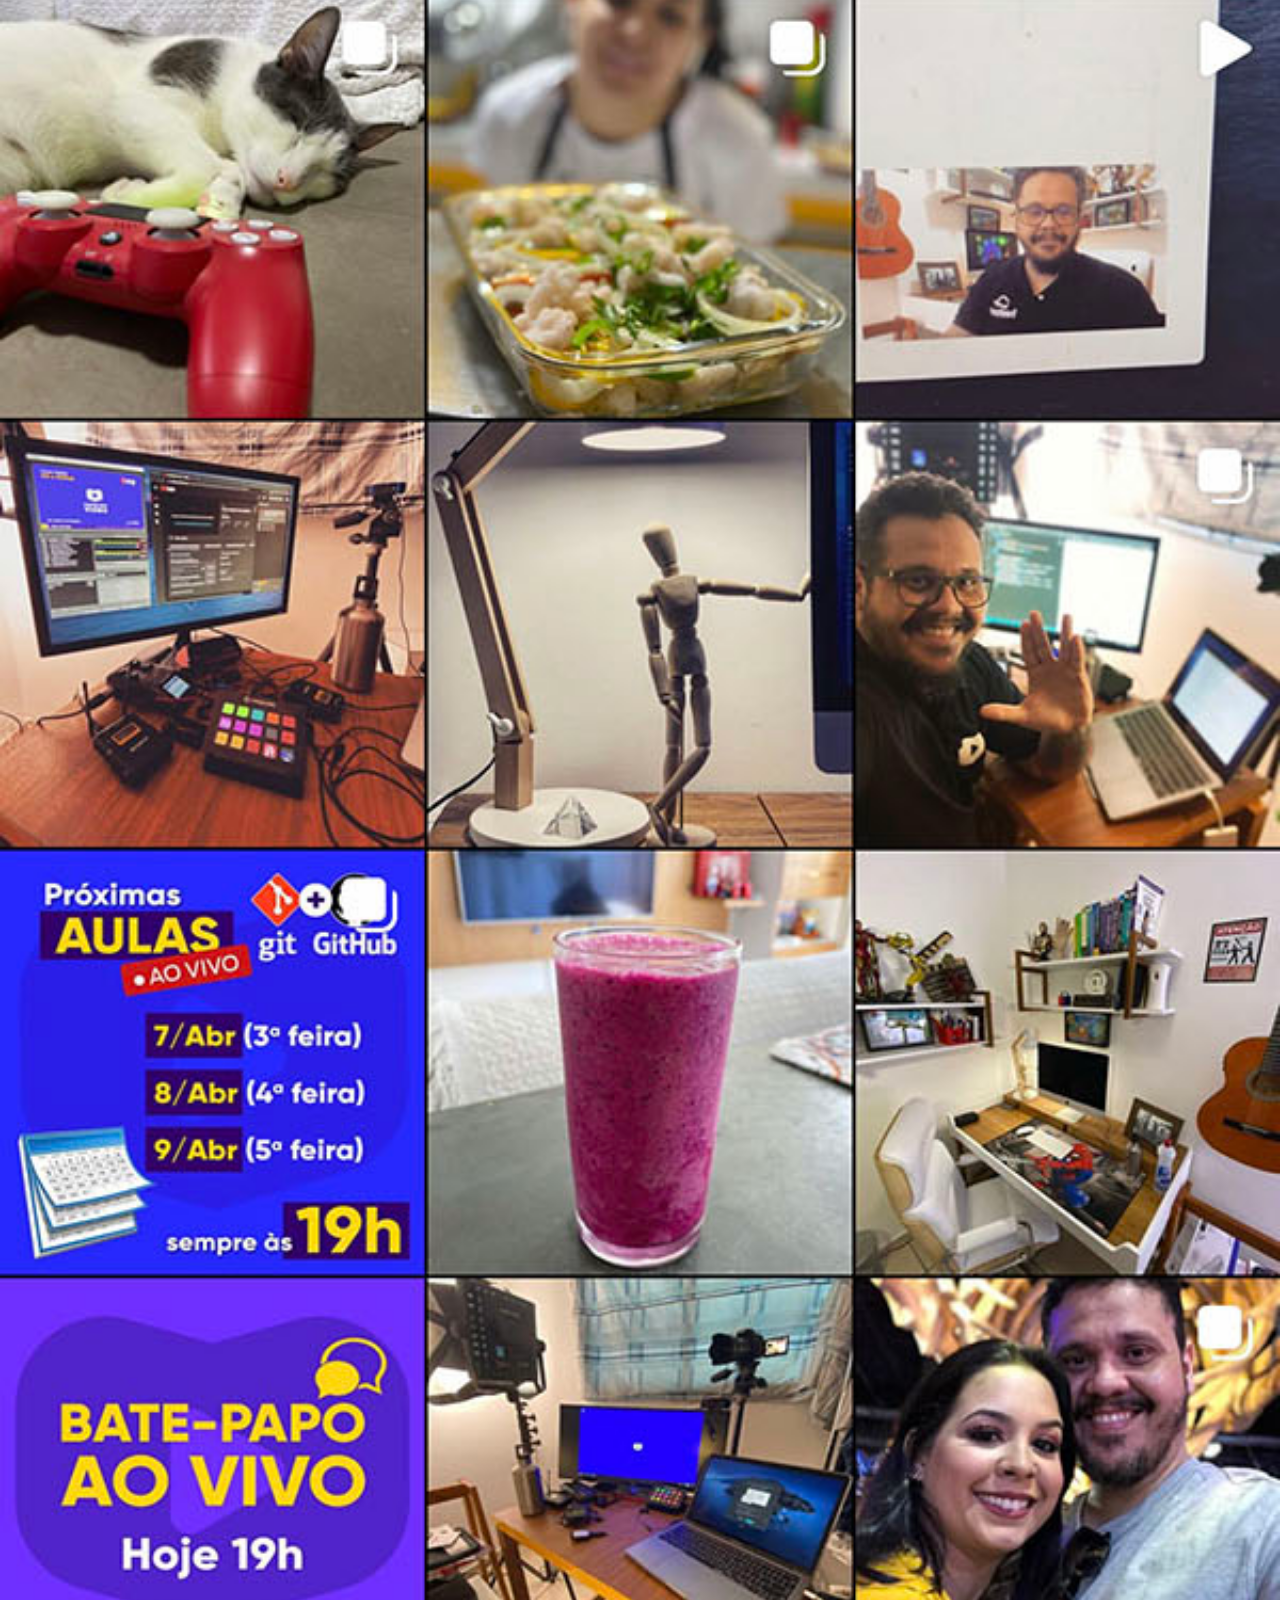
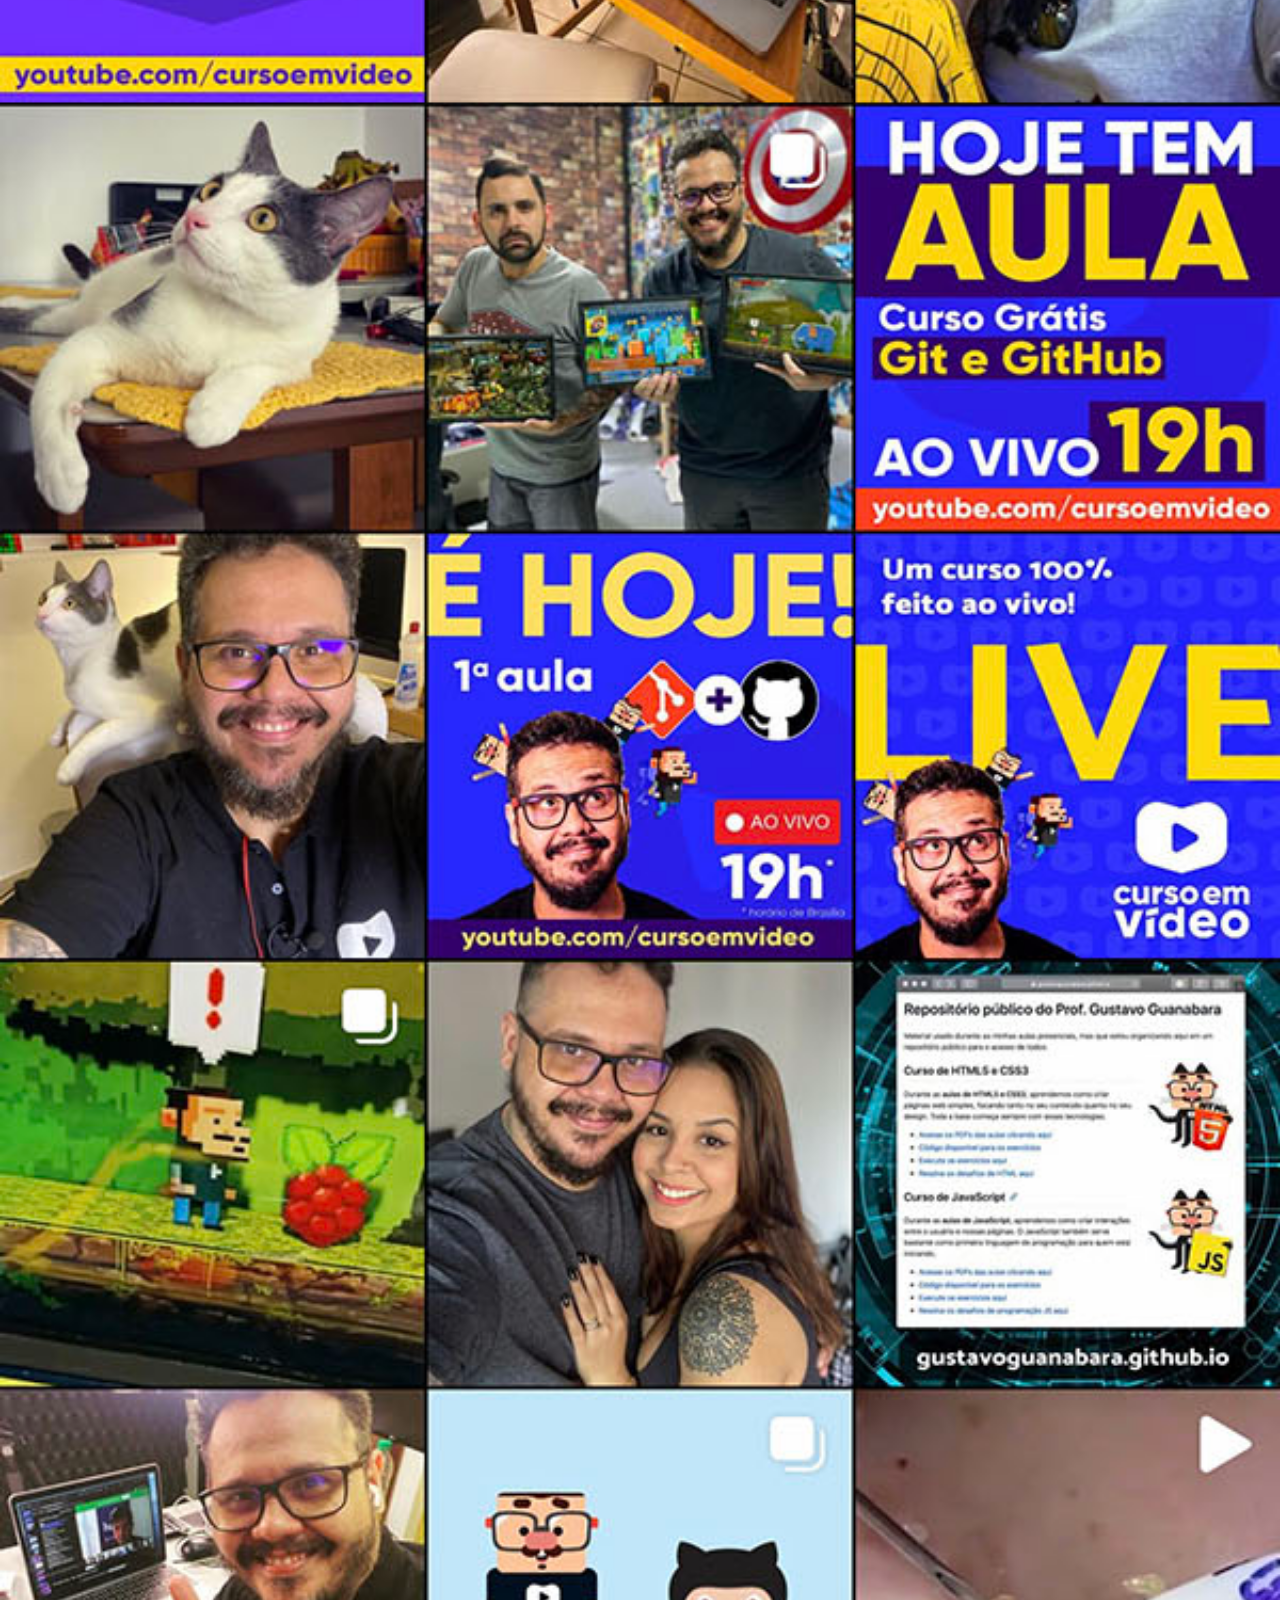
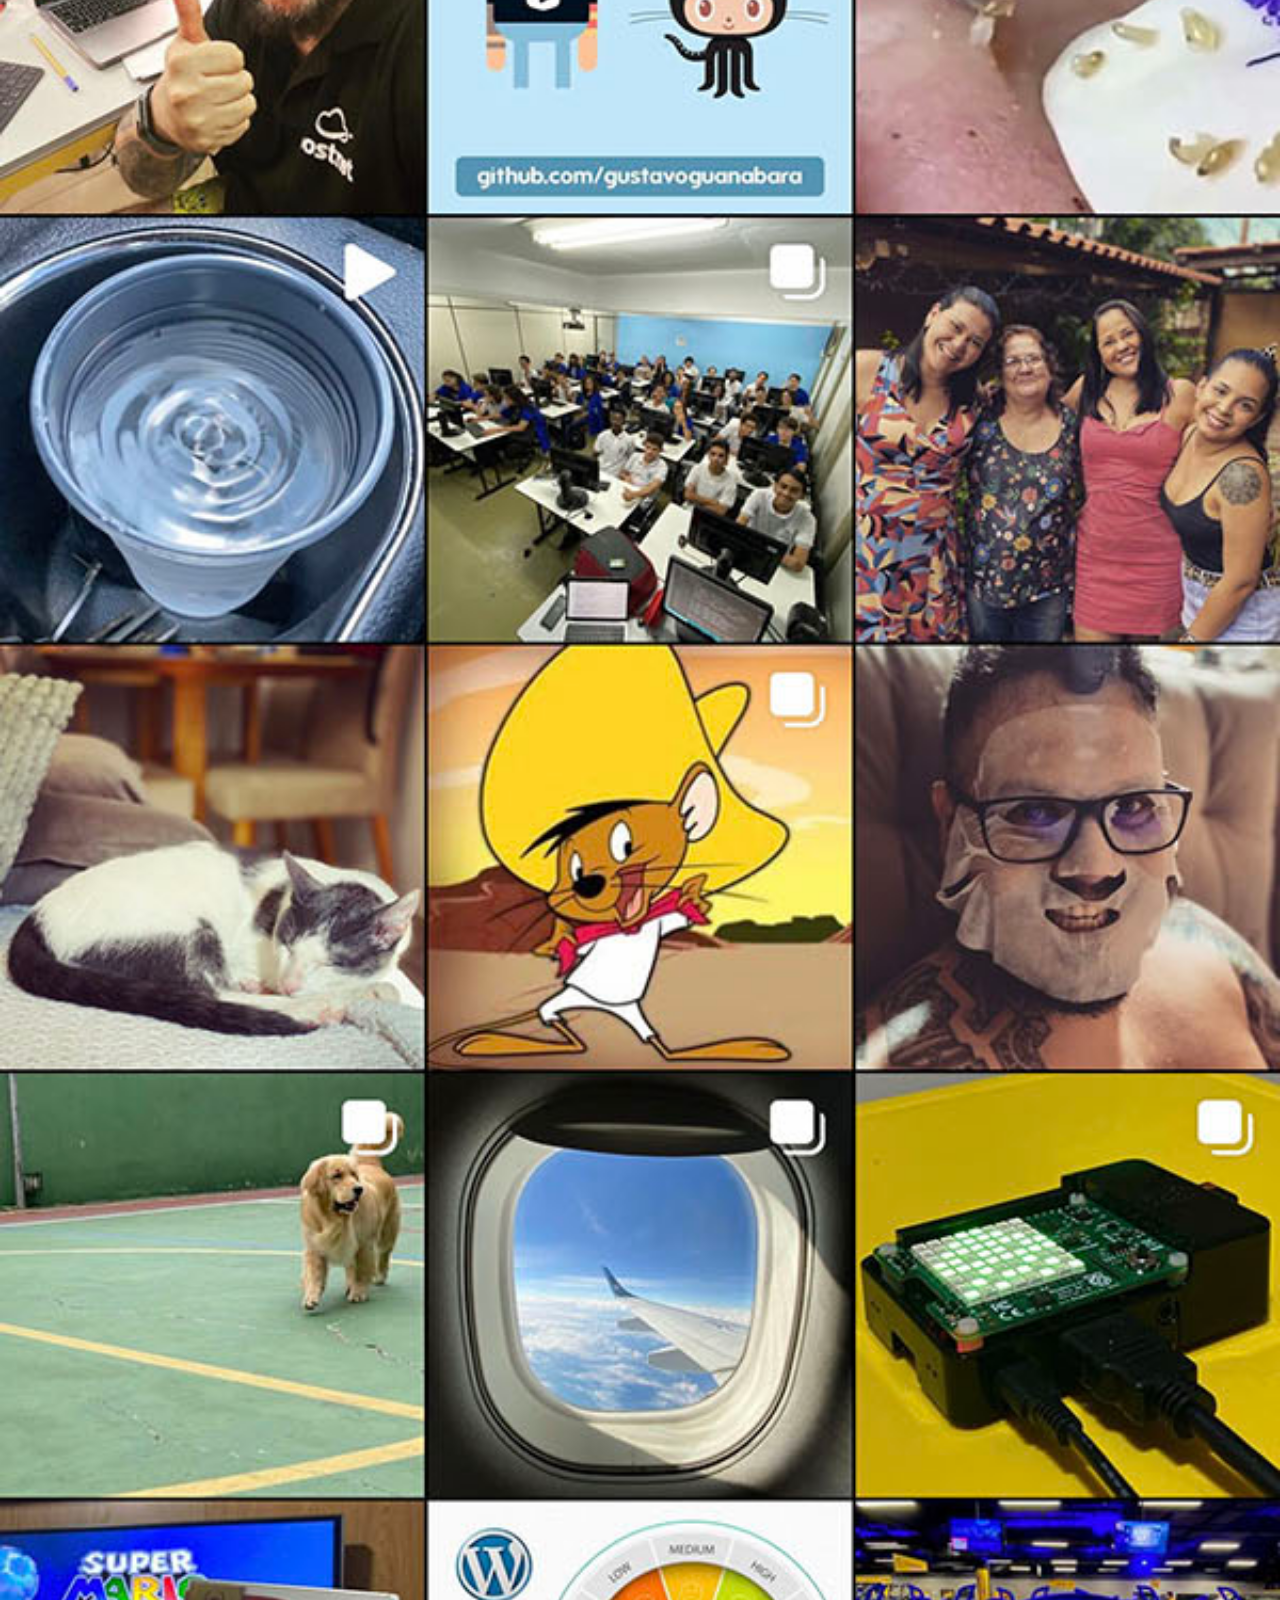
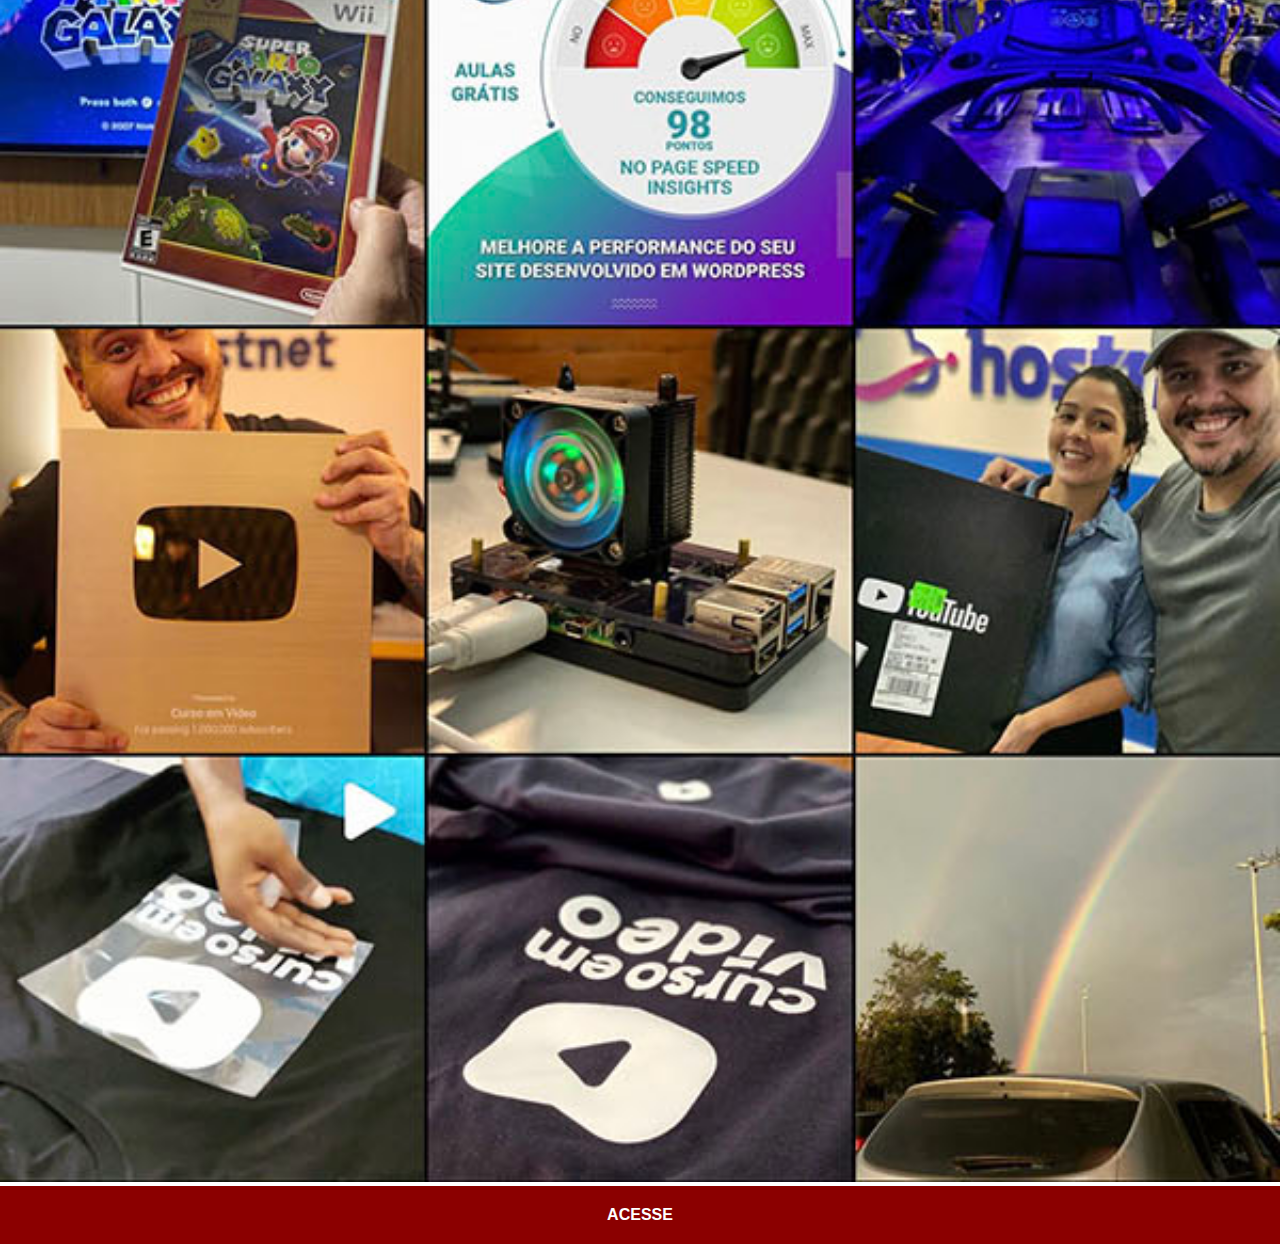
<file: instagram.html>
<!DOCTYPE html>
<html lang="en">
<head>
    <meta charset="UTF-8">
    <meta http-equiv="X-UA-Compatible" content="IE=edge">
    <meta name="viewport" content="width=device-width, initial-scale=1.0">
    <title>instagram</title>
    <link rel="stylesheet" href="style/social.css">
</head>
<body>
    <img src="imagens/tela-instagram.jpg" alt="">
    <a href="https://www.instagram.com/gustavoguanabara/">ACESSE</a>
</body>
</html>
</file>
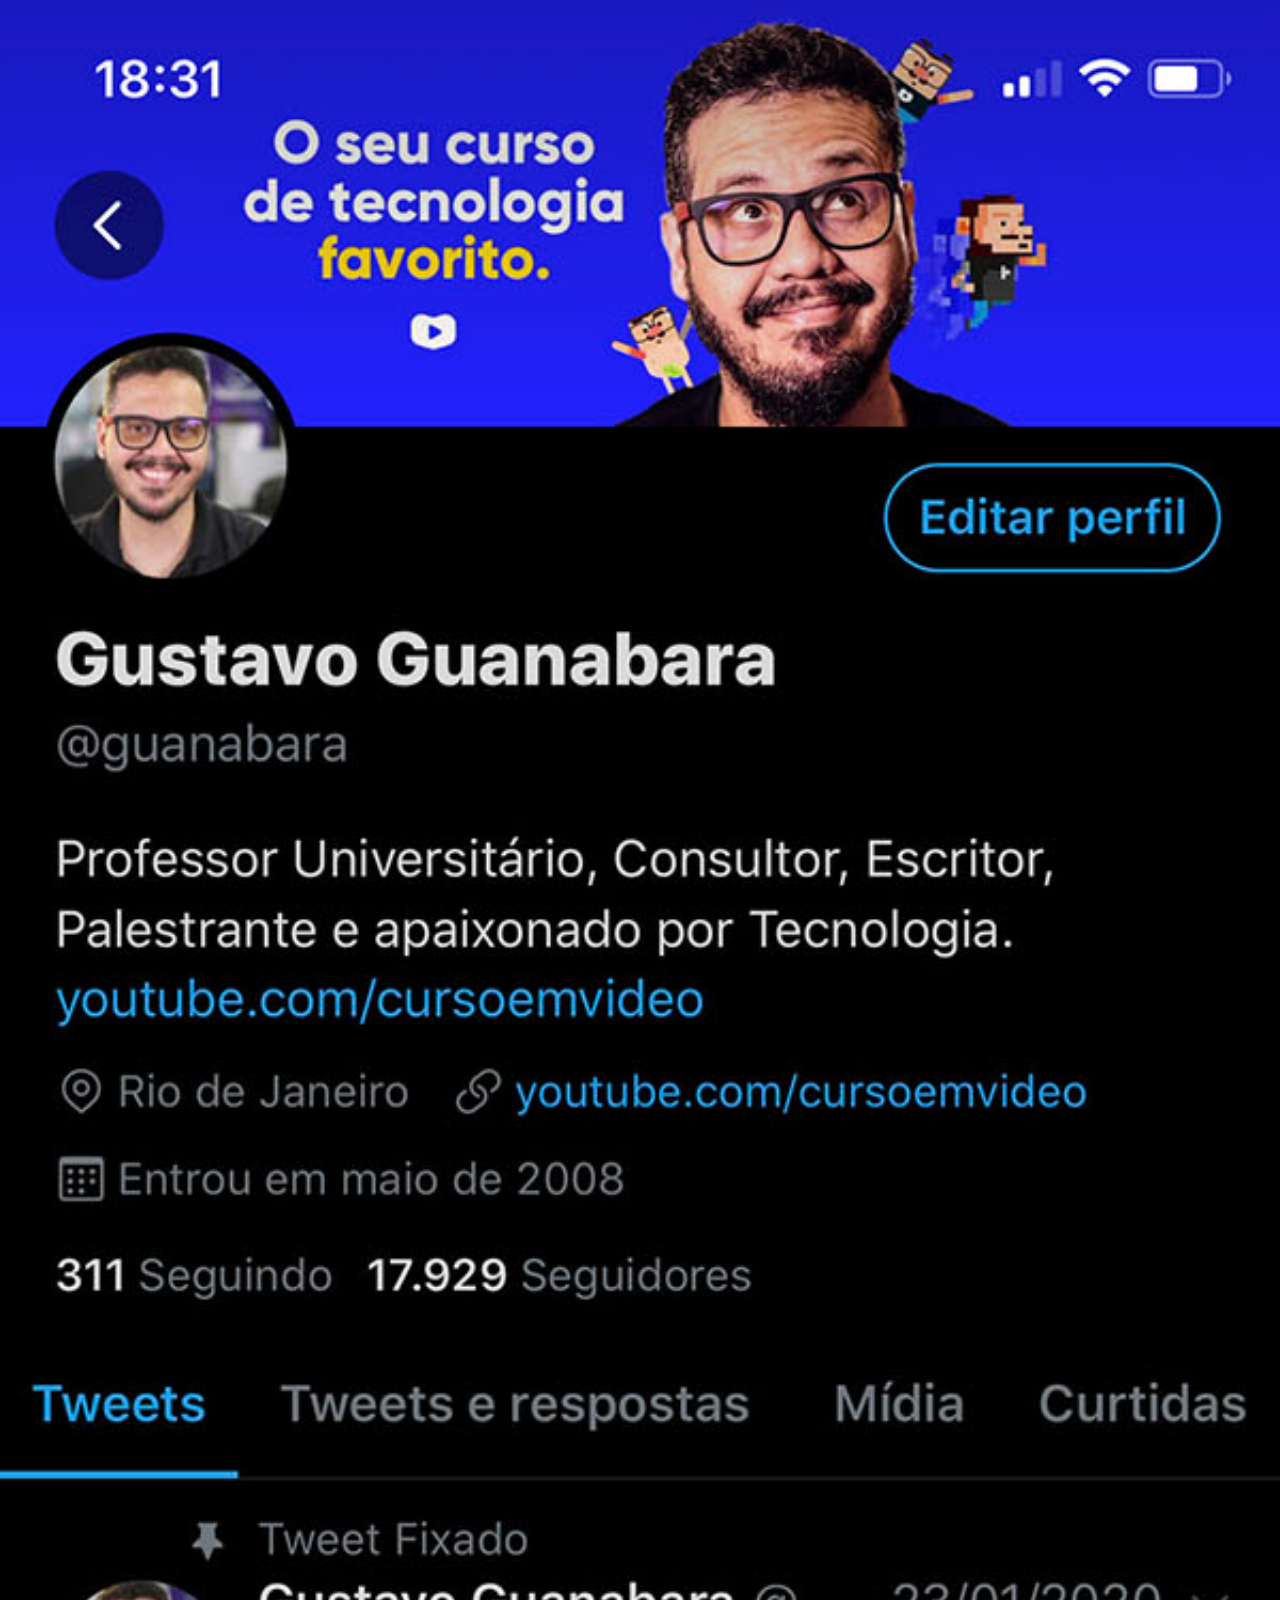
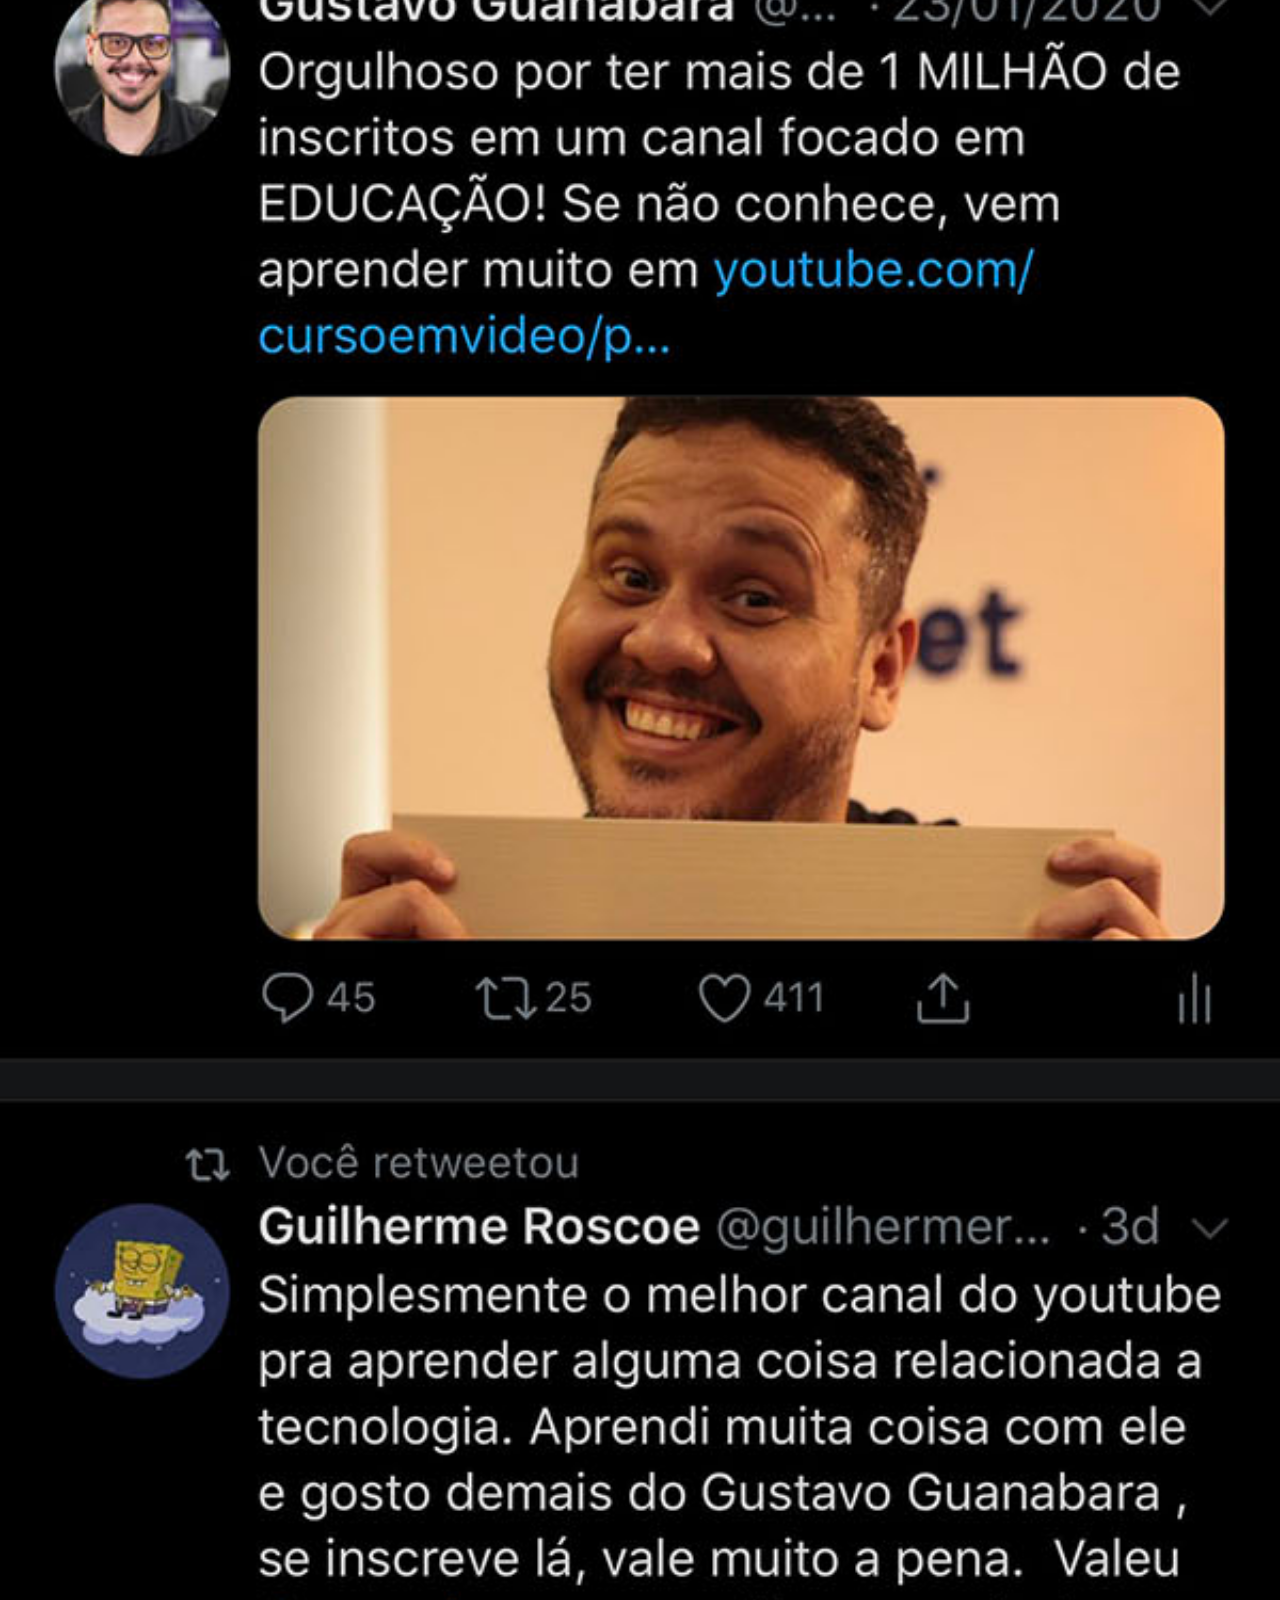
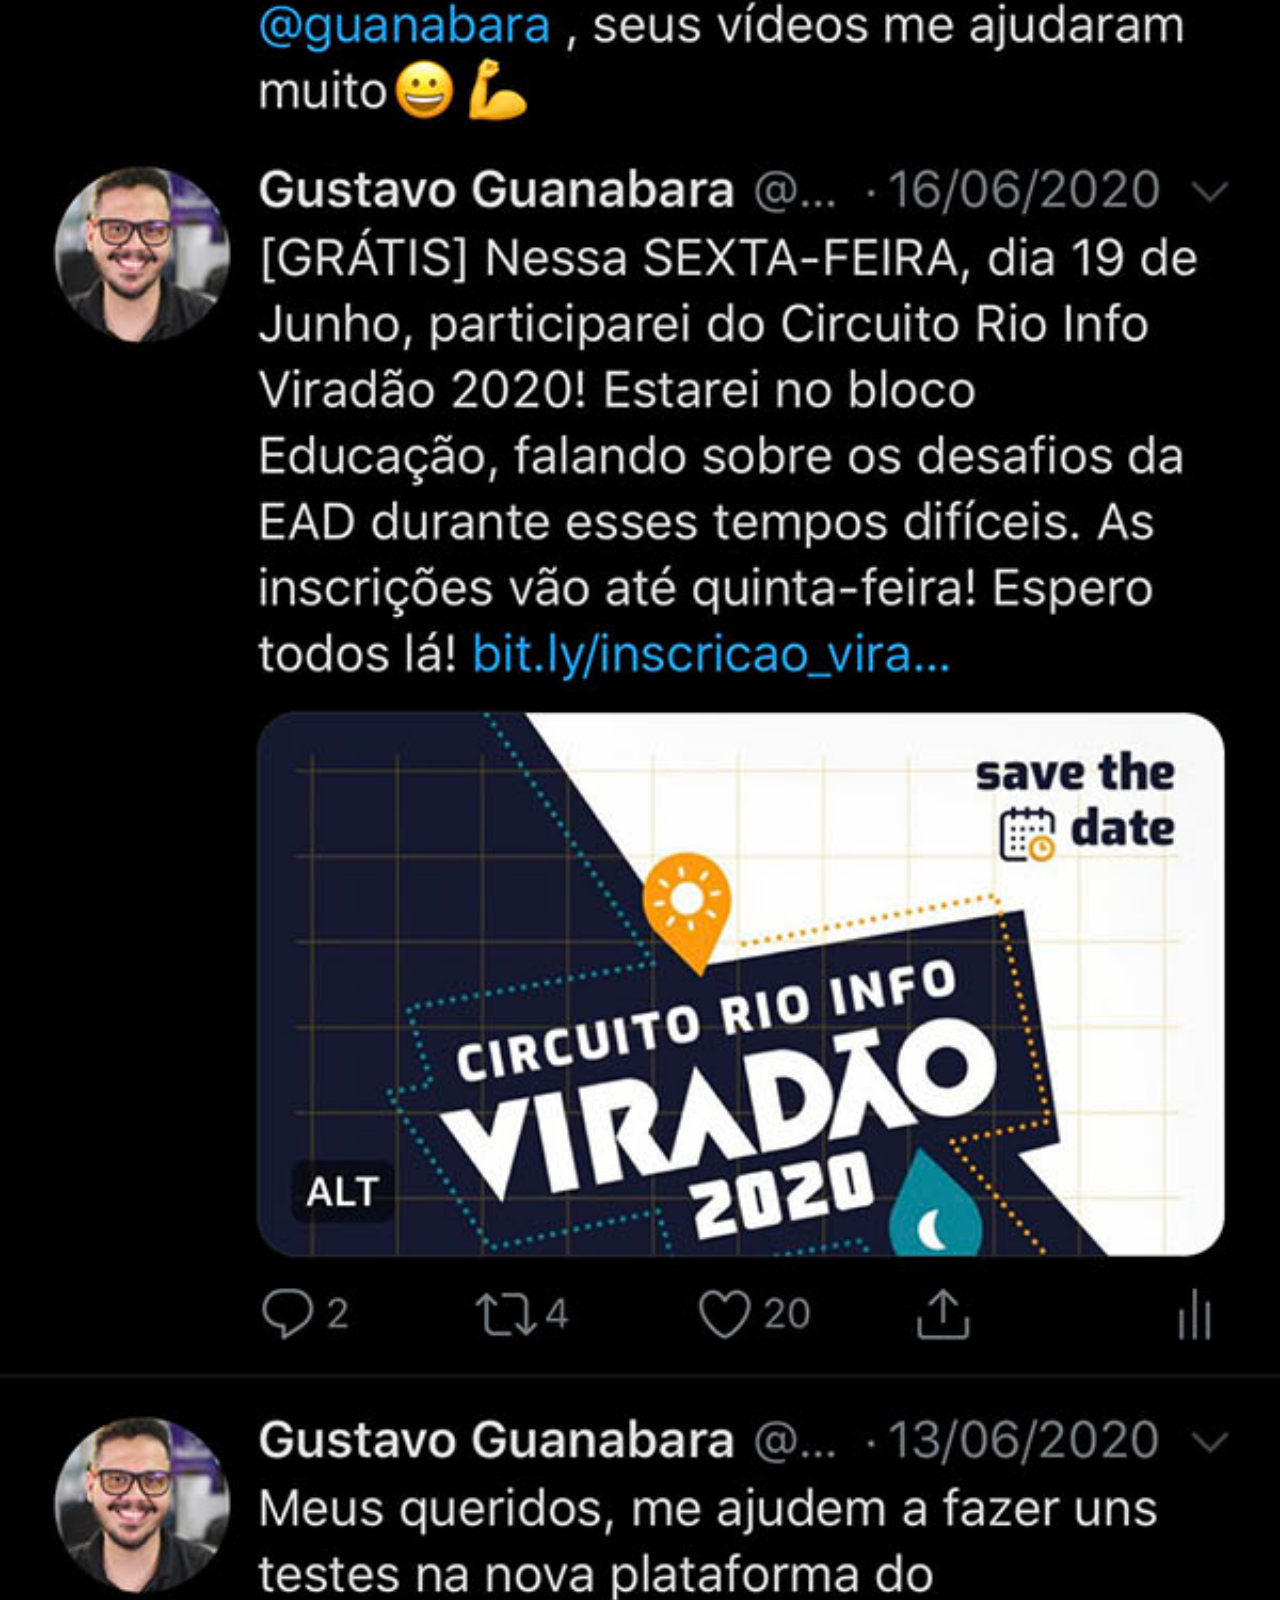
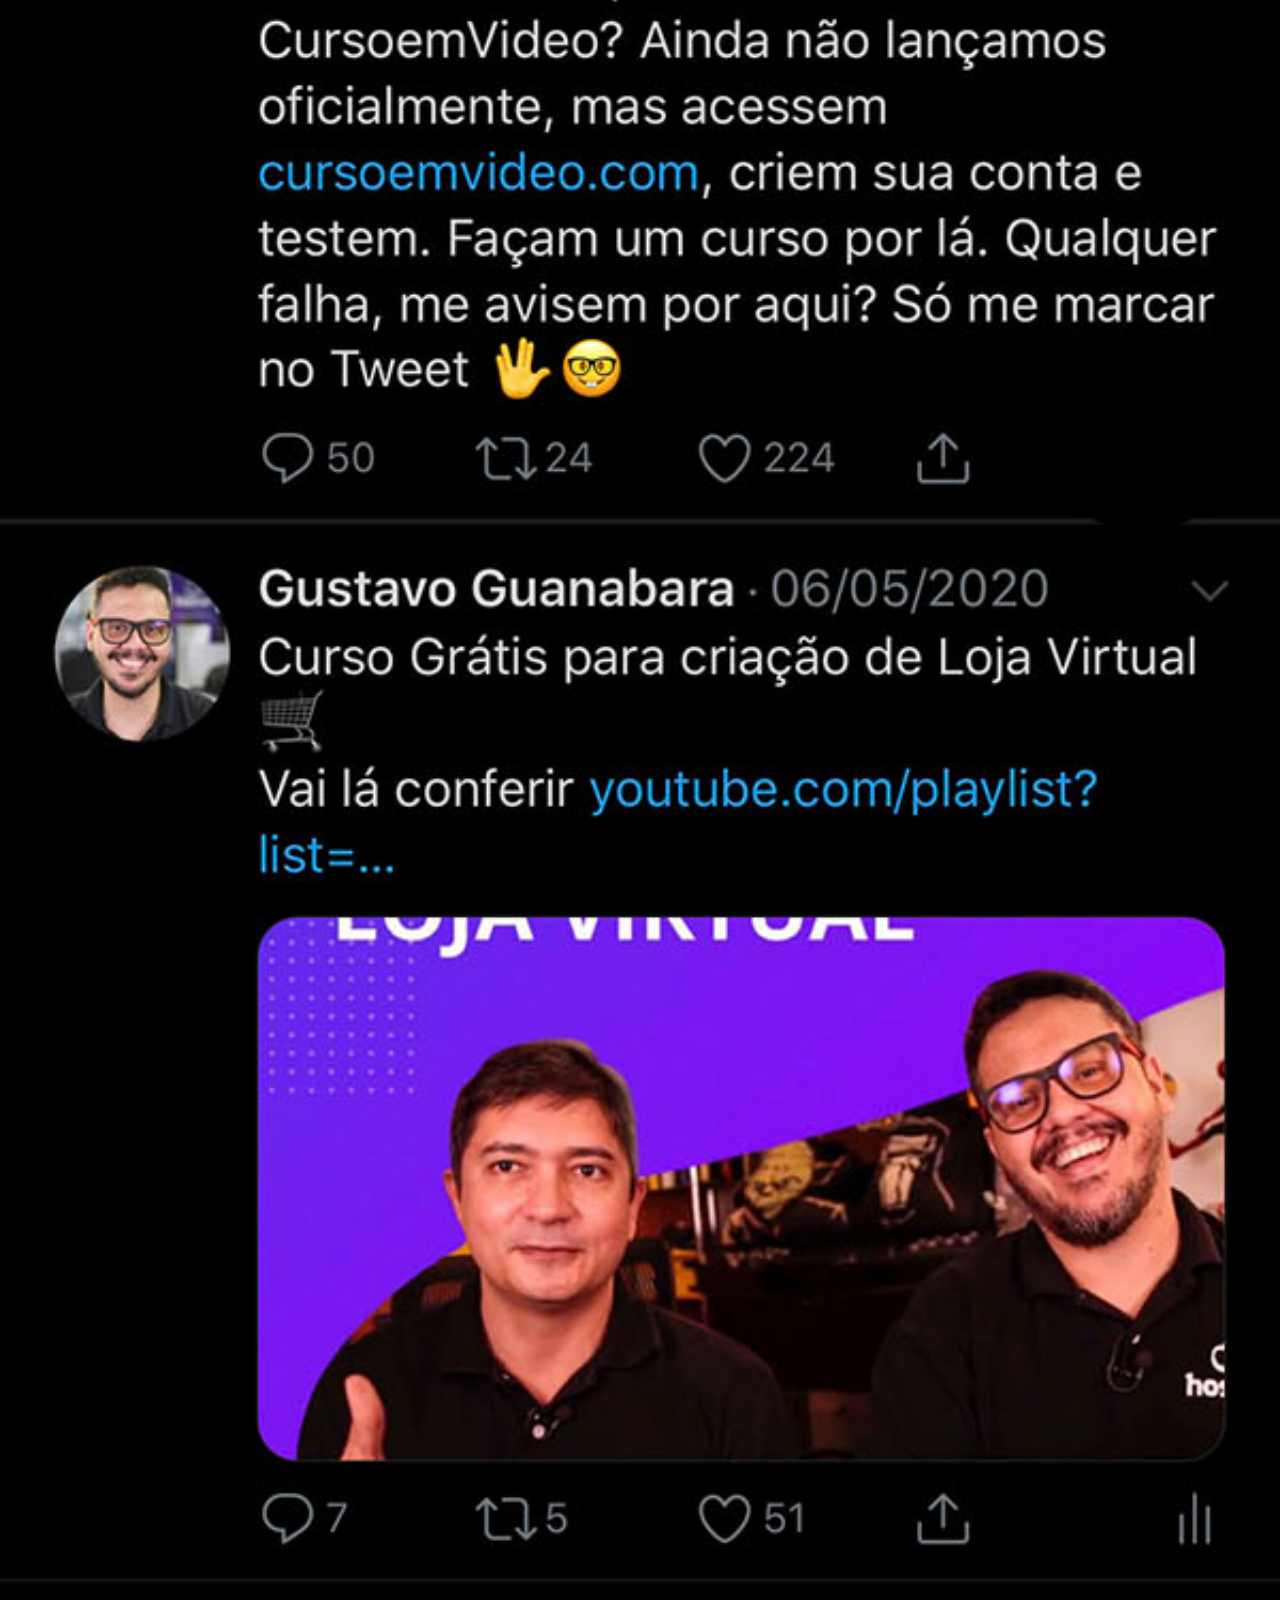
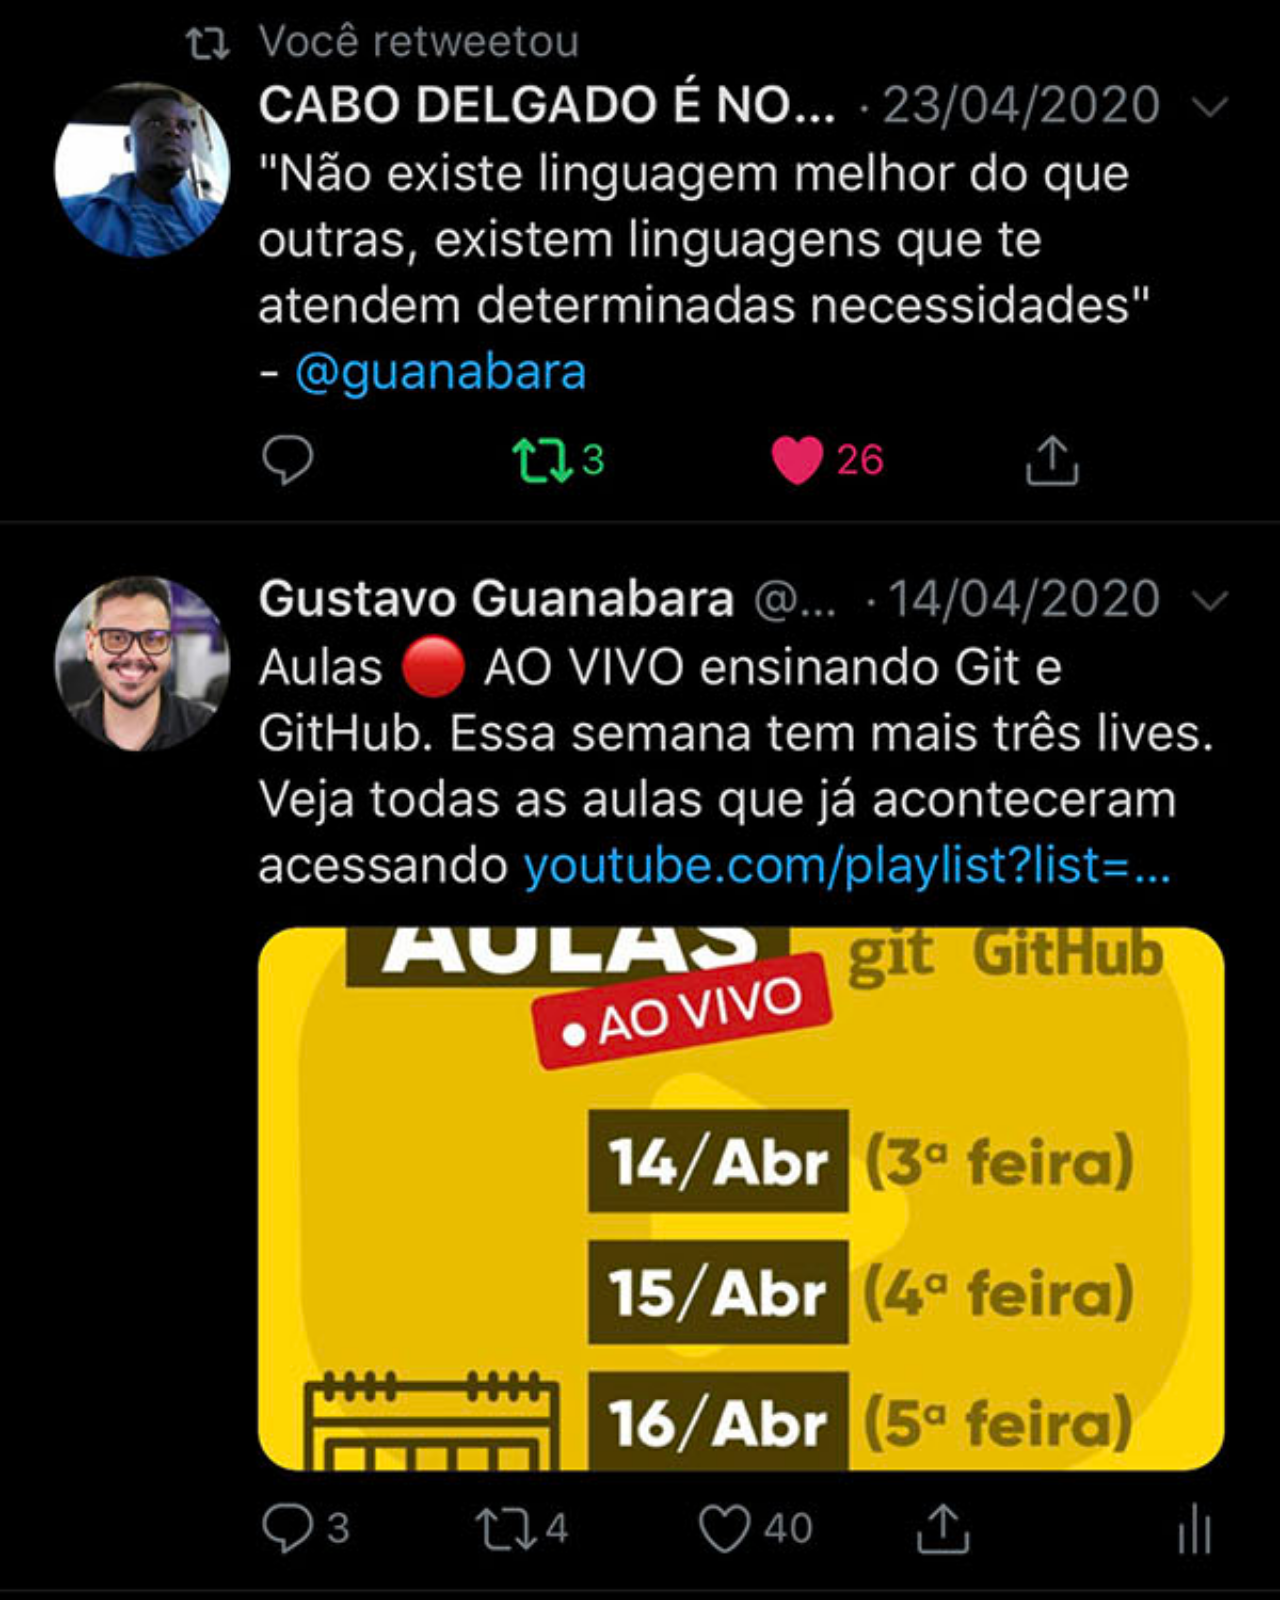
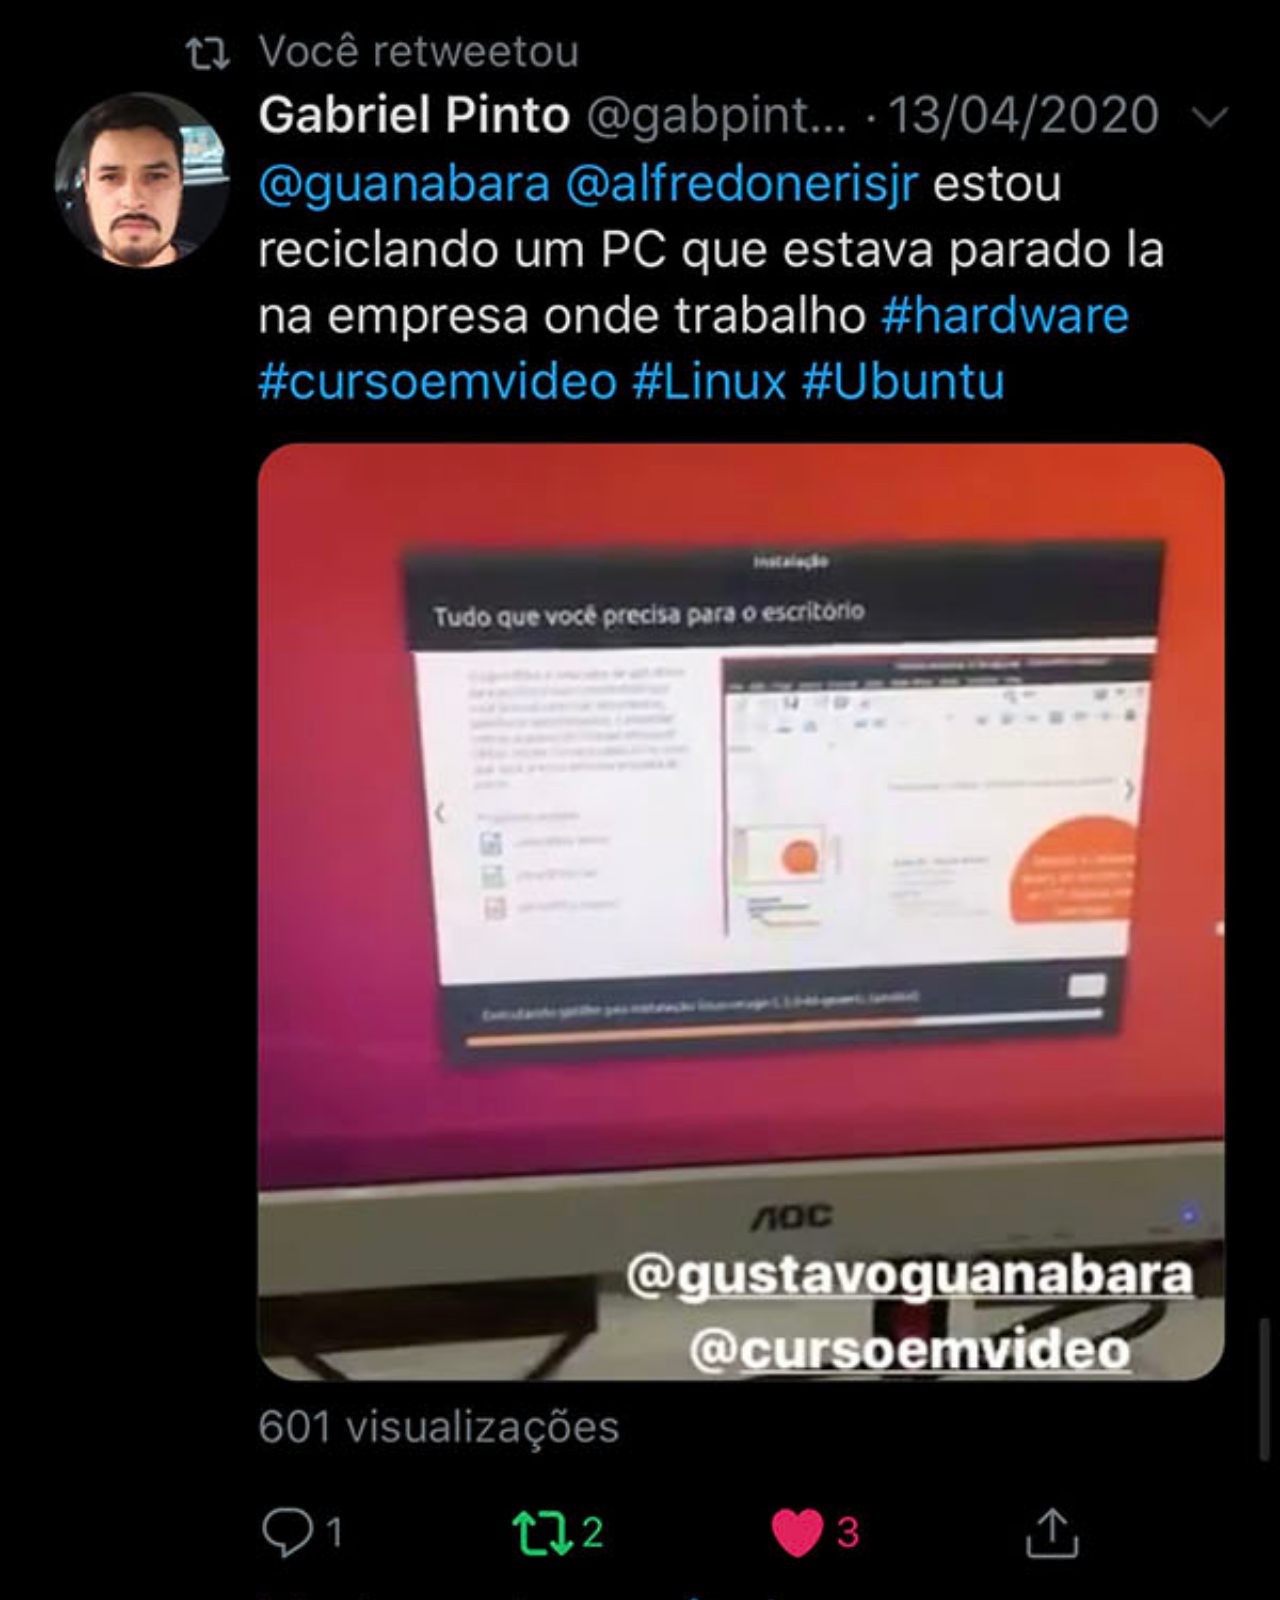
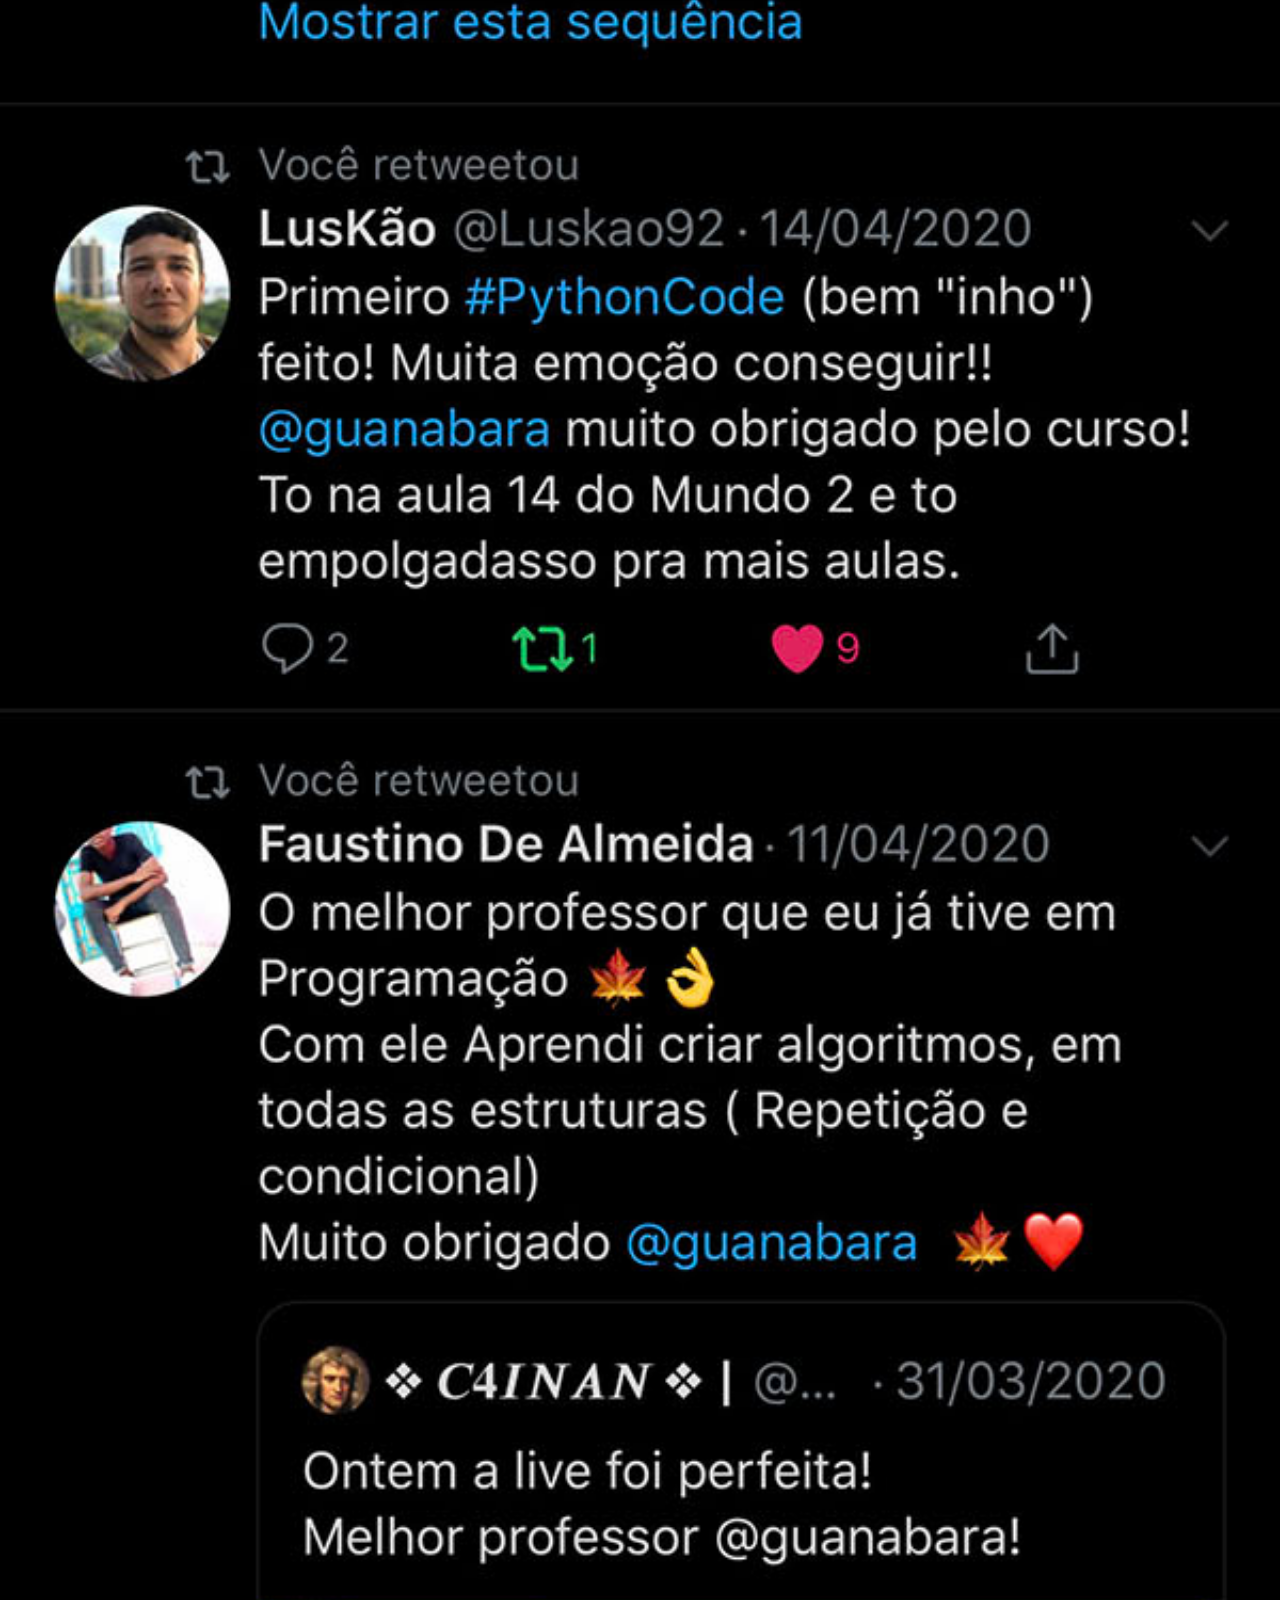
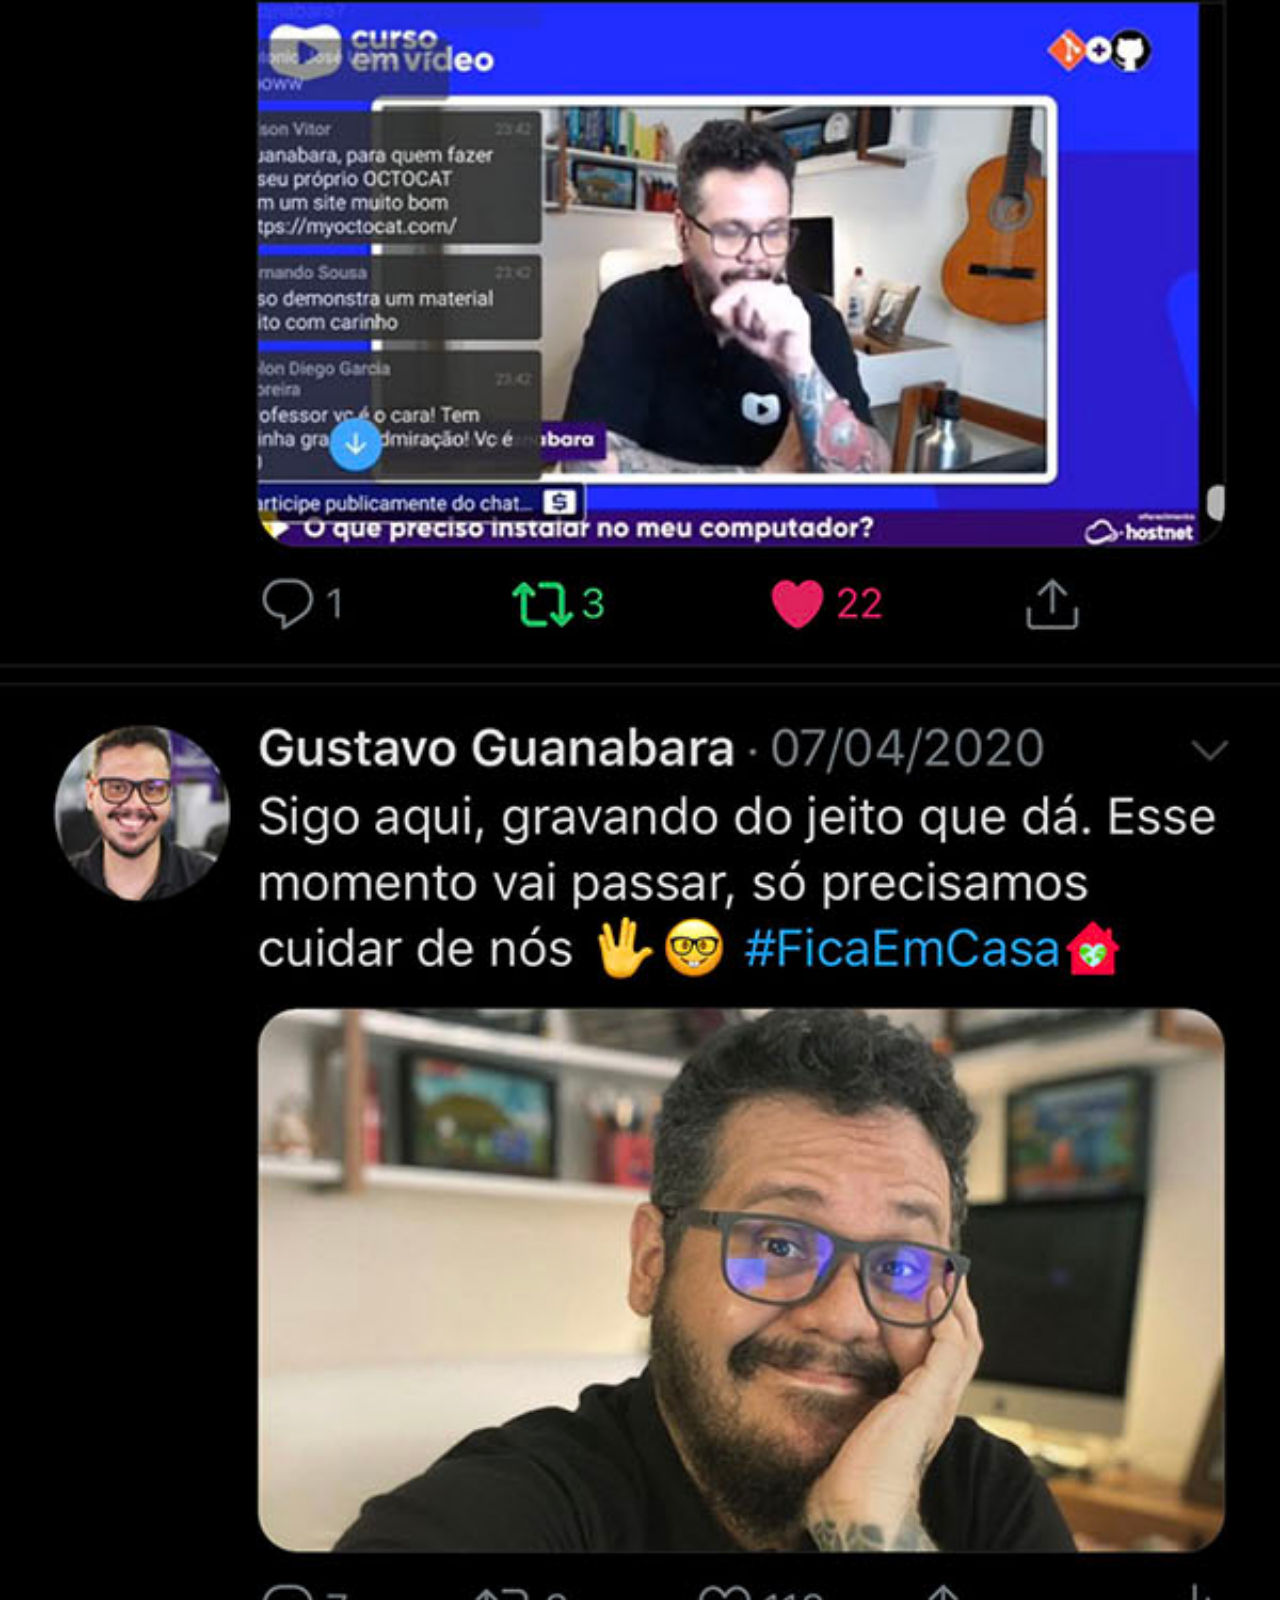
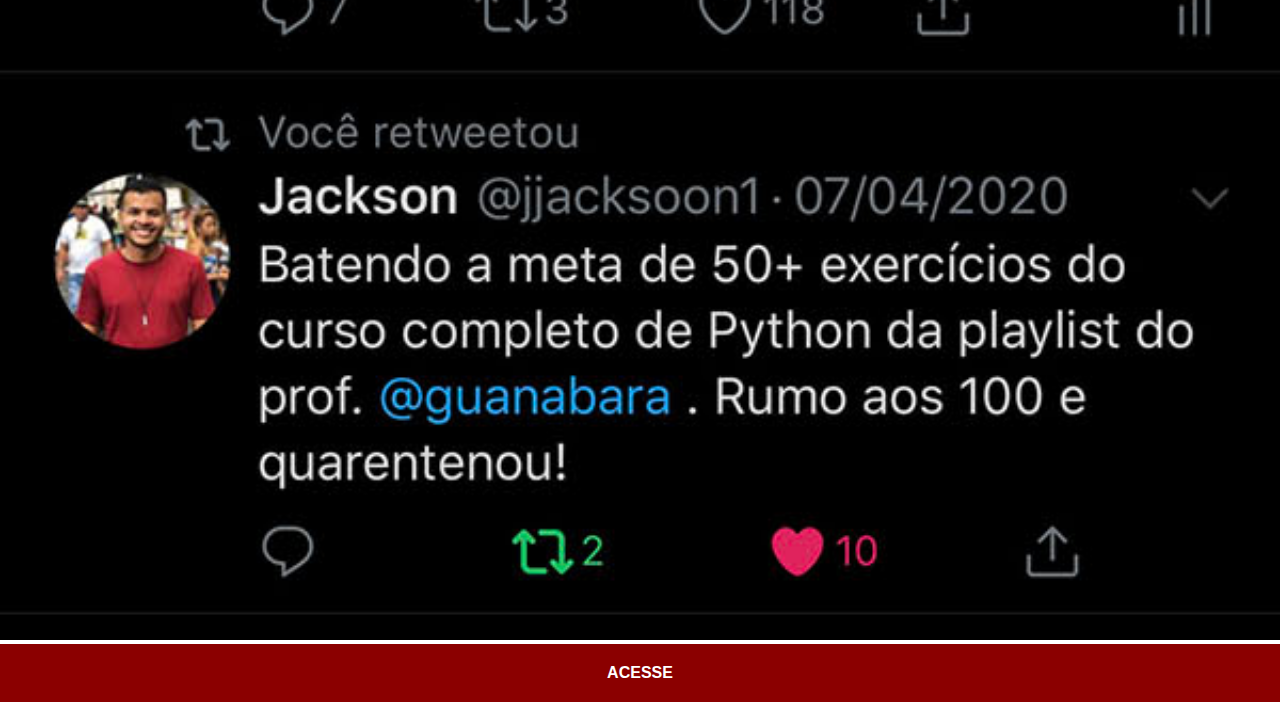
<file: twitter.html>
<!DOCTYPE html>
<html lang="en">
<head>
    <meta charset="UTF-8">
    <meta http-equiv="X-UA-Compatible" content="IE=edge">
    <meta name="viewport" content="width=device-width, initial-scale=1.0">
    <title>Twitter</title>
    <link rel="stylesheet" href="style/social.css">
</head>
<body>
    <img src="imagens/tela-twitter.jpg" alt="">
    <a href="#">ACESSE</a>
</body>
</html>
</file>
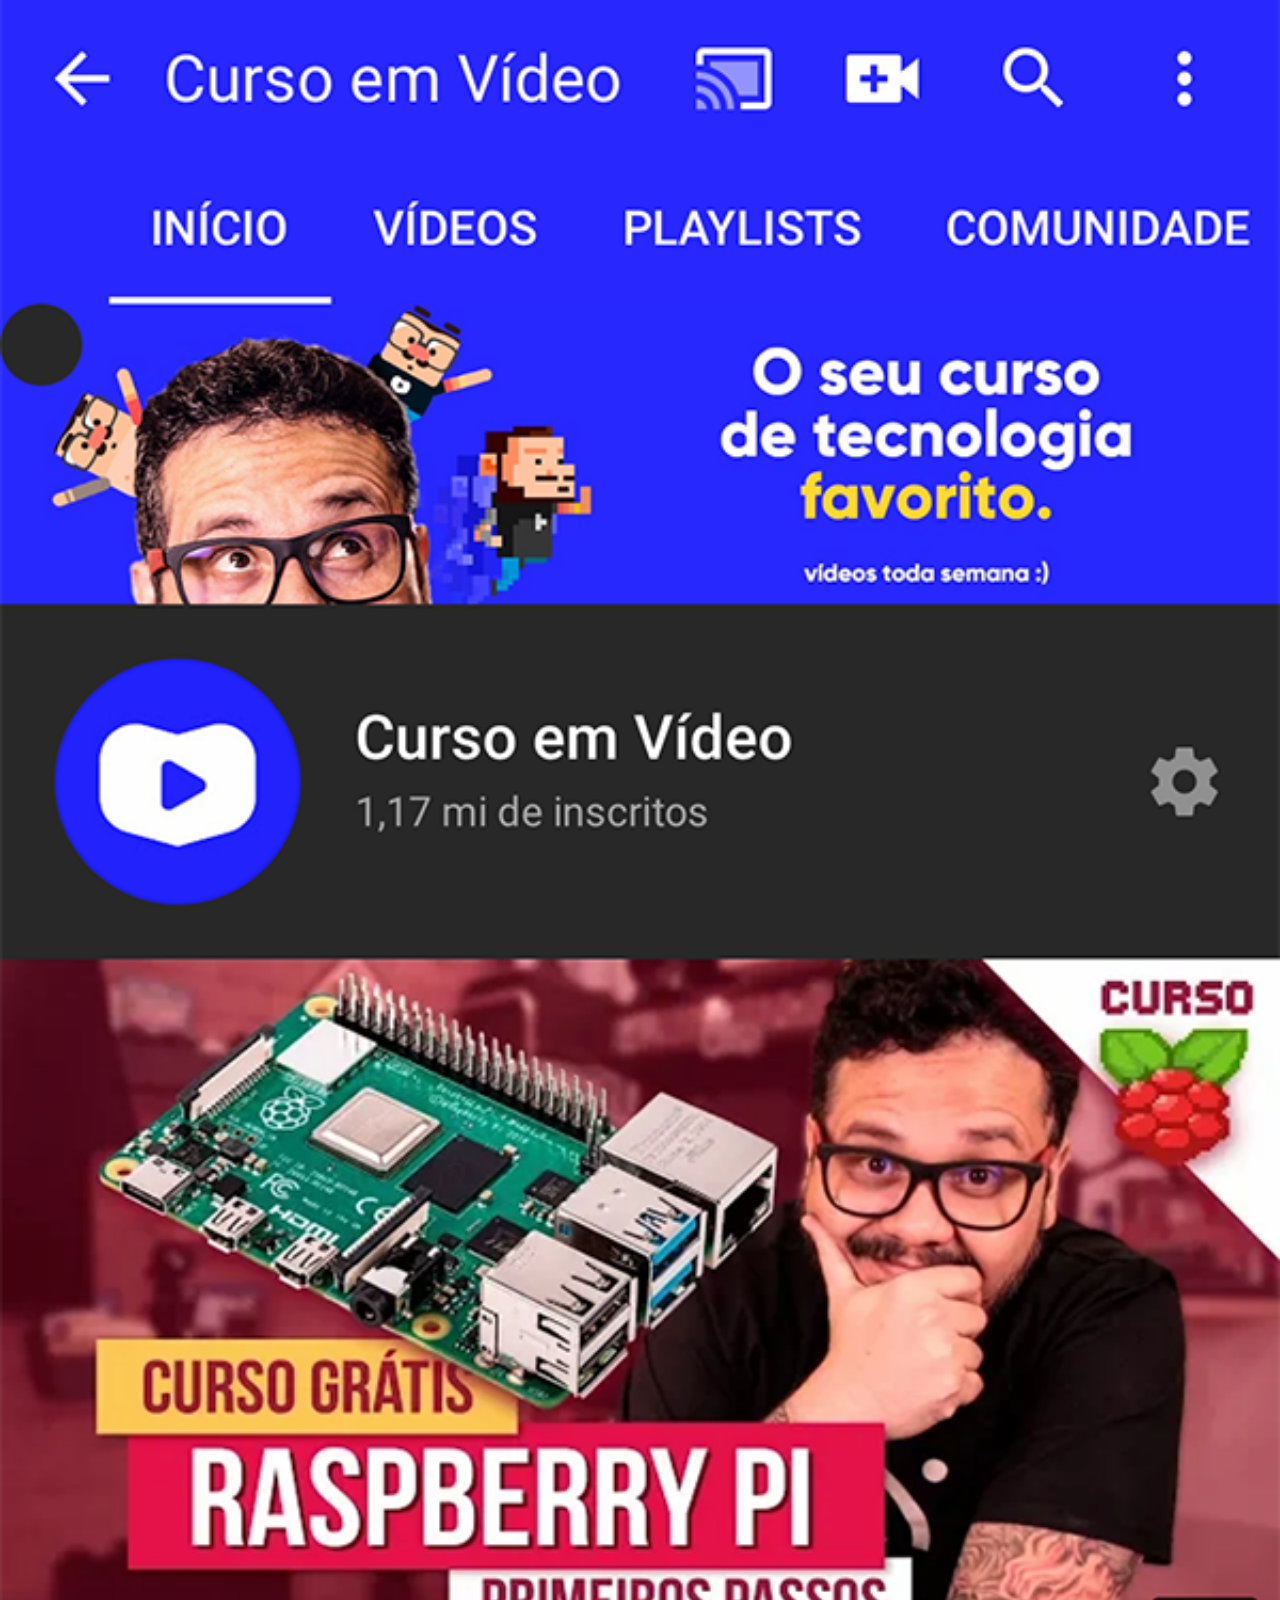
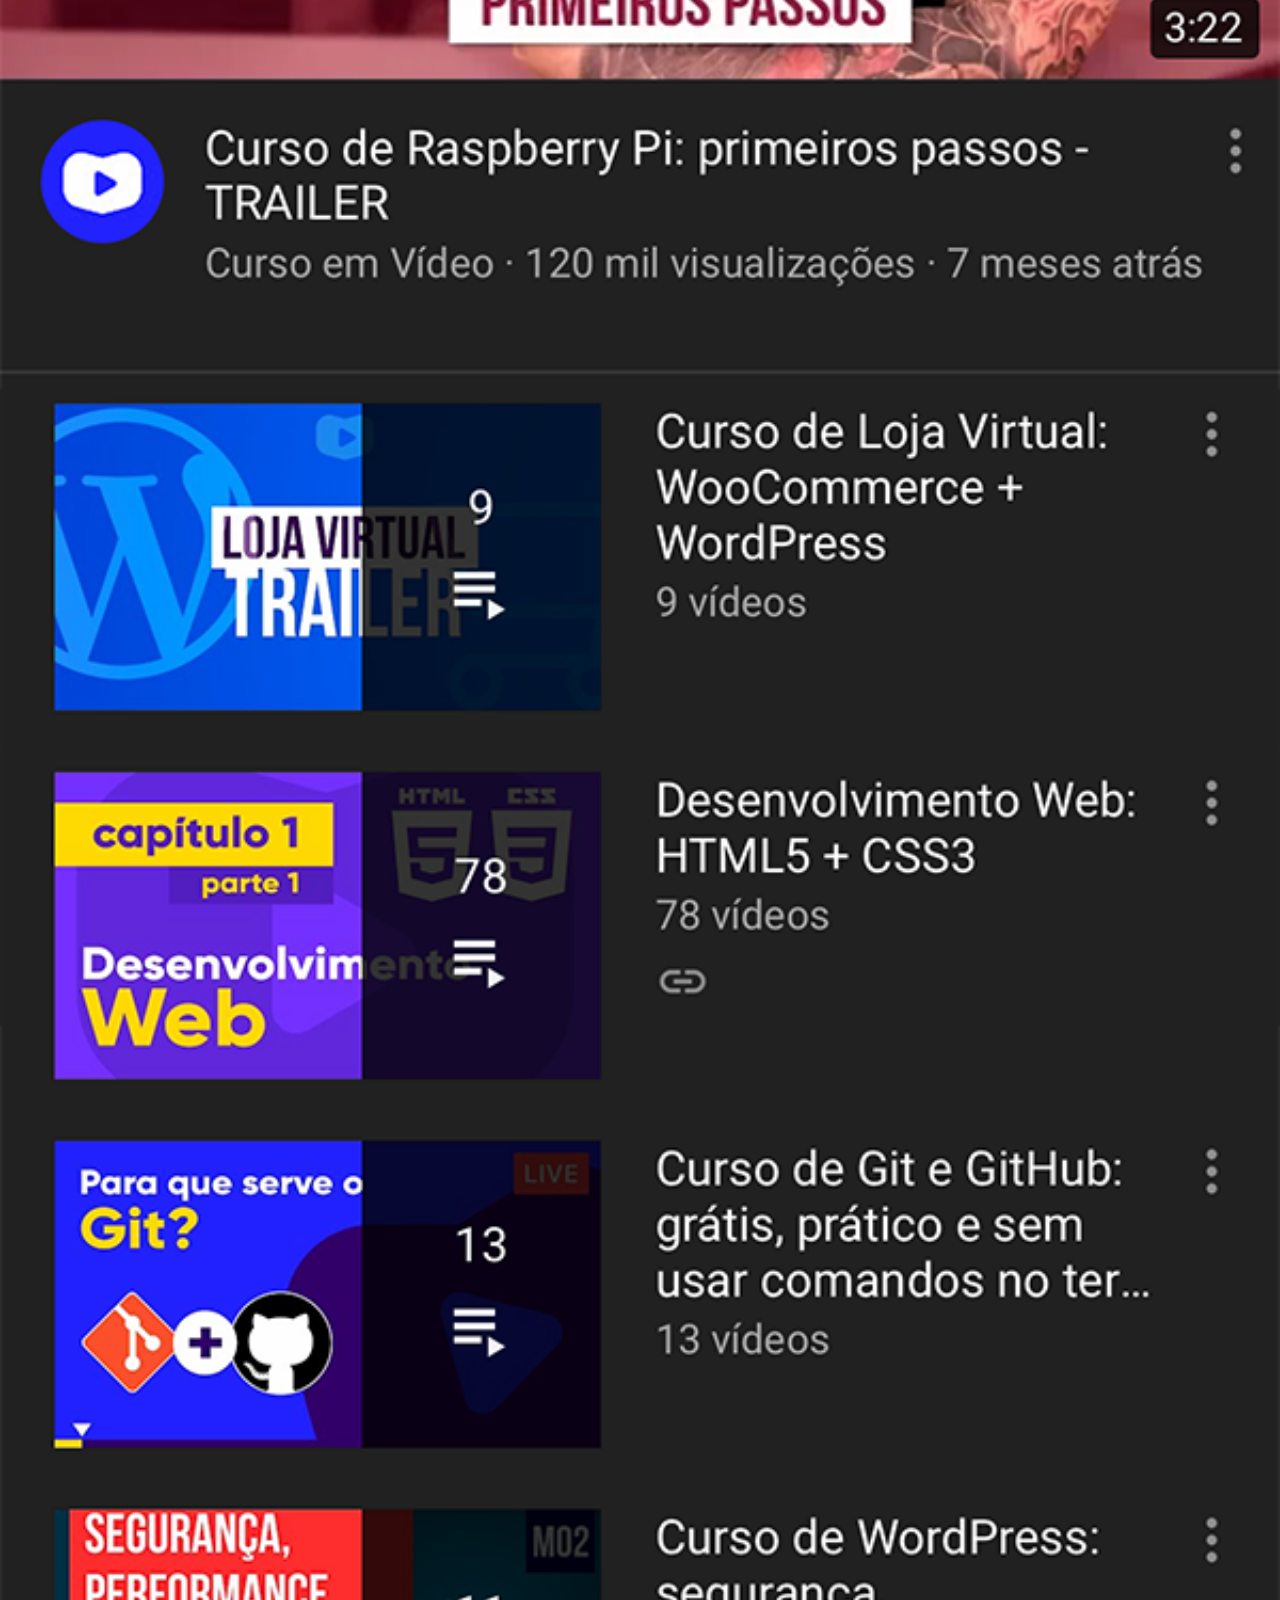
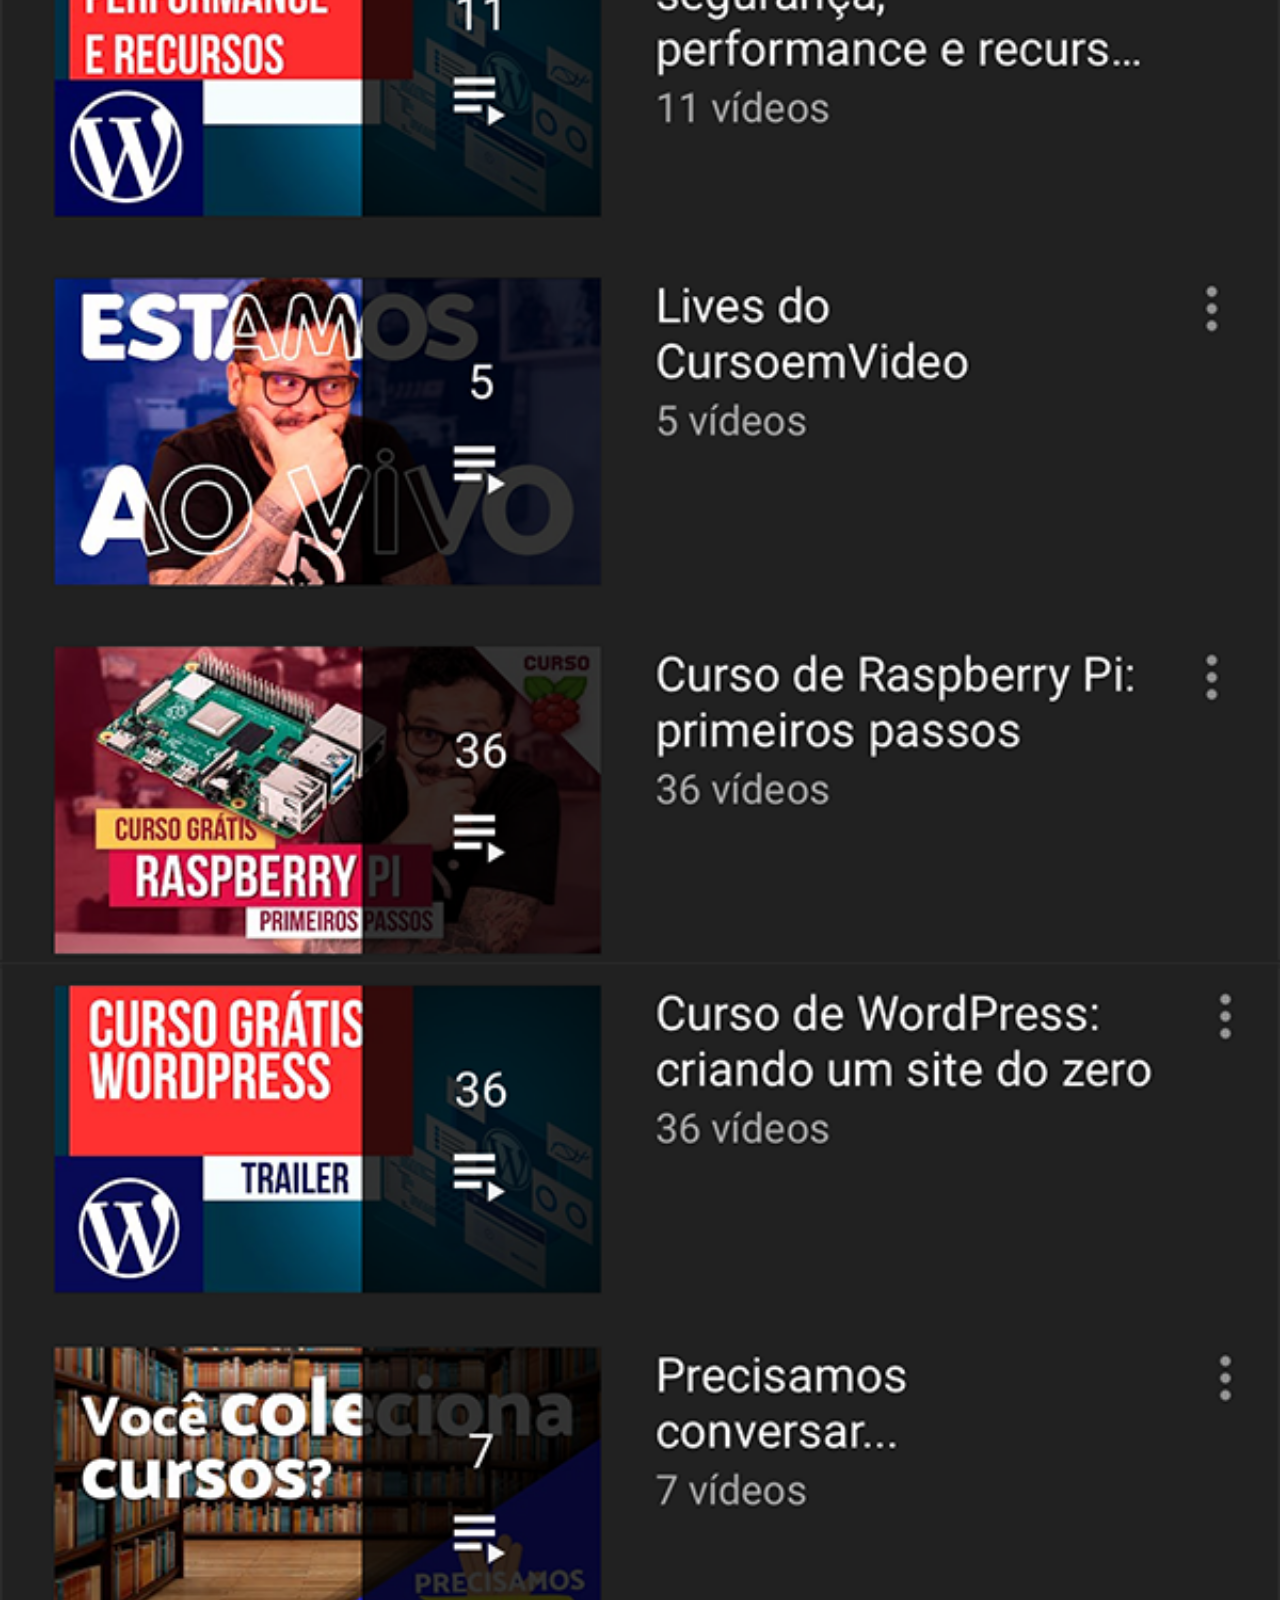
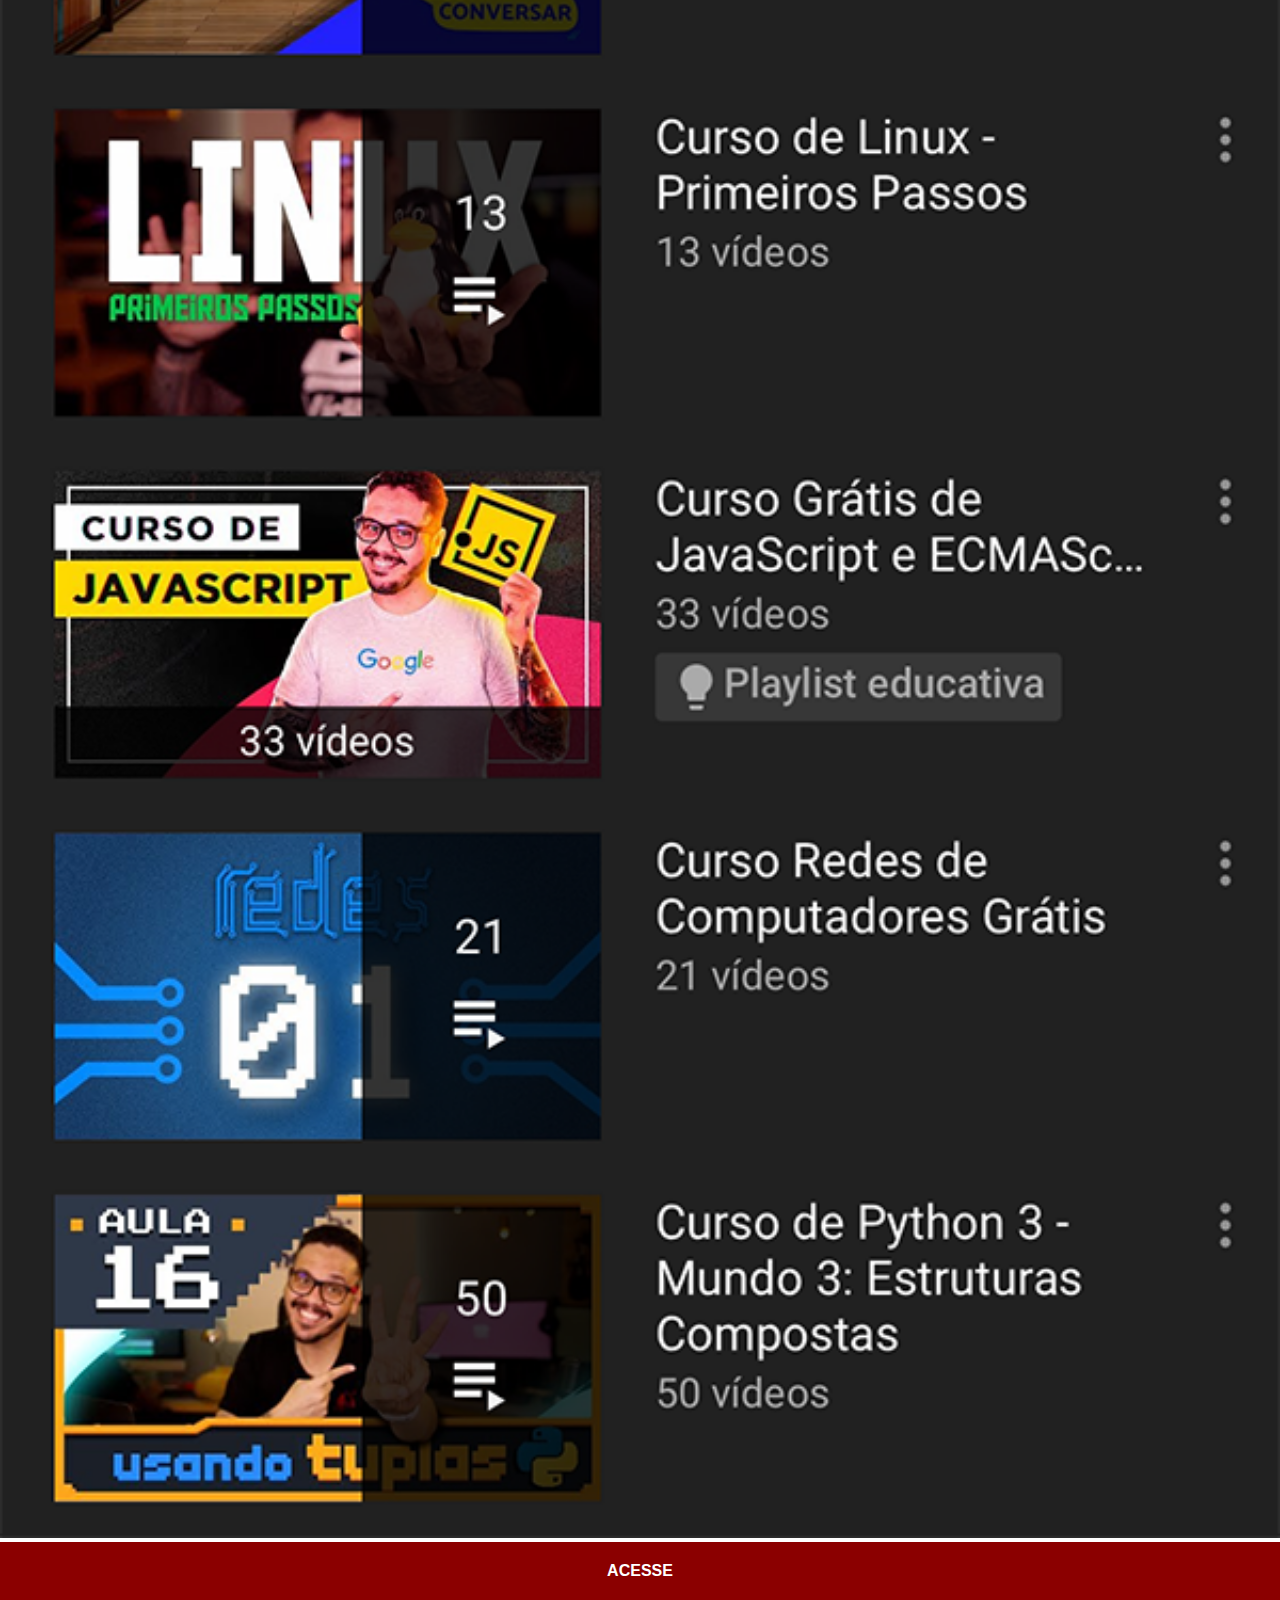
<file: youtube.html>
<!DOCTYPE html>
<html lang="en">
<head>
    <meta charset="UTF-8">
    <meta http-equiv="X-UA-Compatible" content="IE=edge">
    <meta name="viewport" content="width=device-width, initial-scale=1.0">
    <title>Youtube</title>
    <link rel="stylesheet" href="style/social.css">
    <style>
        * {
            padding: 0px;
            margin: 0px;
            font-family: Arial, Helvetica, sans-serif;
        }

        ::-webkit-scrollbar {
            width: 0;
            height: 0px;
        }

        img {
            width: 100vw;
        }

        a {
            display: block;
            background-color: darkred;
            padding: 20px;
            text-align: center;
            font-weight: bolder;
            color: white;
            text-decoration: none;
            transition: .5s ease;
        }

        a:hover {
            background-color: red;
            transition: .5s ease-in-out;
        }
    </style>
</head>
<body>
    <img src="imagens/tela-youtube.png" alt="">
    <a href="https://www.youtube.com/c/CursoemV%C3%ADdeo/playlists" target="_blank">ACESSE</a>
</body>
</html>
</file>
<file: style/style.css>
@charset "UTF-8";

* {
    padding: 0px;
    margin: 0px;
    font-family: 'Poppins', sans-serif;
}

html, body {
    height: 100vh;
    width: 100vw;
    background-color: black;
}

body {
    background: url('../imagens/fundo-madeira.jpg');
    background-repeat: no-repeat;
    background-position: top center;
    background-size: cover;
}

main {
    height: 100vh;
    position: relative;
}

section#telefone {
    position: absolute;
    top: 50%;
    left: 50%;
    transform: translate(-50%, -50%);

    height: 627px;
    width: 311px;
    background: url('../imagens/frame-iphone.png') no-repeat;
}

iframe#tela {
    position: relative;
    top: 80px;
    left: 22px;
    width: 267px;
    height: 471px;
}

section#redes-sociais {
    display: flex;
    flex-direction: column;
    float: right;
}

section#redes-sociais img{
    width: 50px;
    border-radius: 50%;
    box-shadow: 2px 2px 5px rgba(0, 0, 0, 1);
    margin: 10px;
    box-sizing: border-box;
    transition: 500ms ease;
}

section#redes-sociais img:hover {
    border: 2px solid white;
    transition: 500ms ease-in-out;
    transform: translate(-3px, -3px);
    box-shadow: 5px 5px 10px rgba(0, 0, 0, 5);
}
</file>
<file: style/social.css>
@charset "UTF-8";

* {
    padding: 0px;
    margin: 0px;
    font-family: Arial, Helvetica, sans-serif;
}

::-webkit-scrollbar {
    width: 0;
    height: 0px;
}

img {
    width: 100vw;
}

a {
    display: block;
    background-color: darkred;
    padding: 20px;
    text-align: center;
    font-weight: bolder;
    color: white;
    text-decoration: none;
    transition: .5s ease;
}

a:hover {
    background-color: red;
    transition: .5s ease-in-out;
}
</file>
